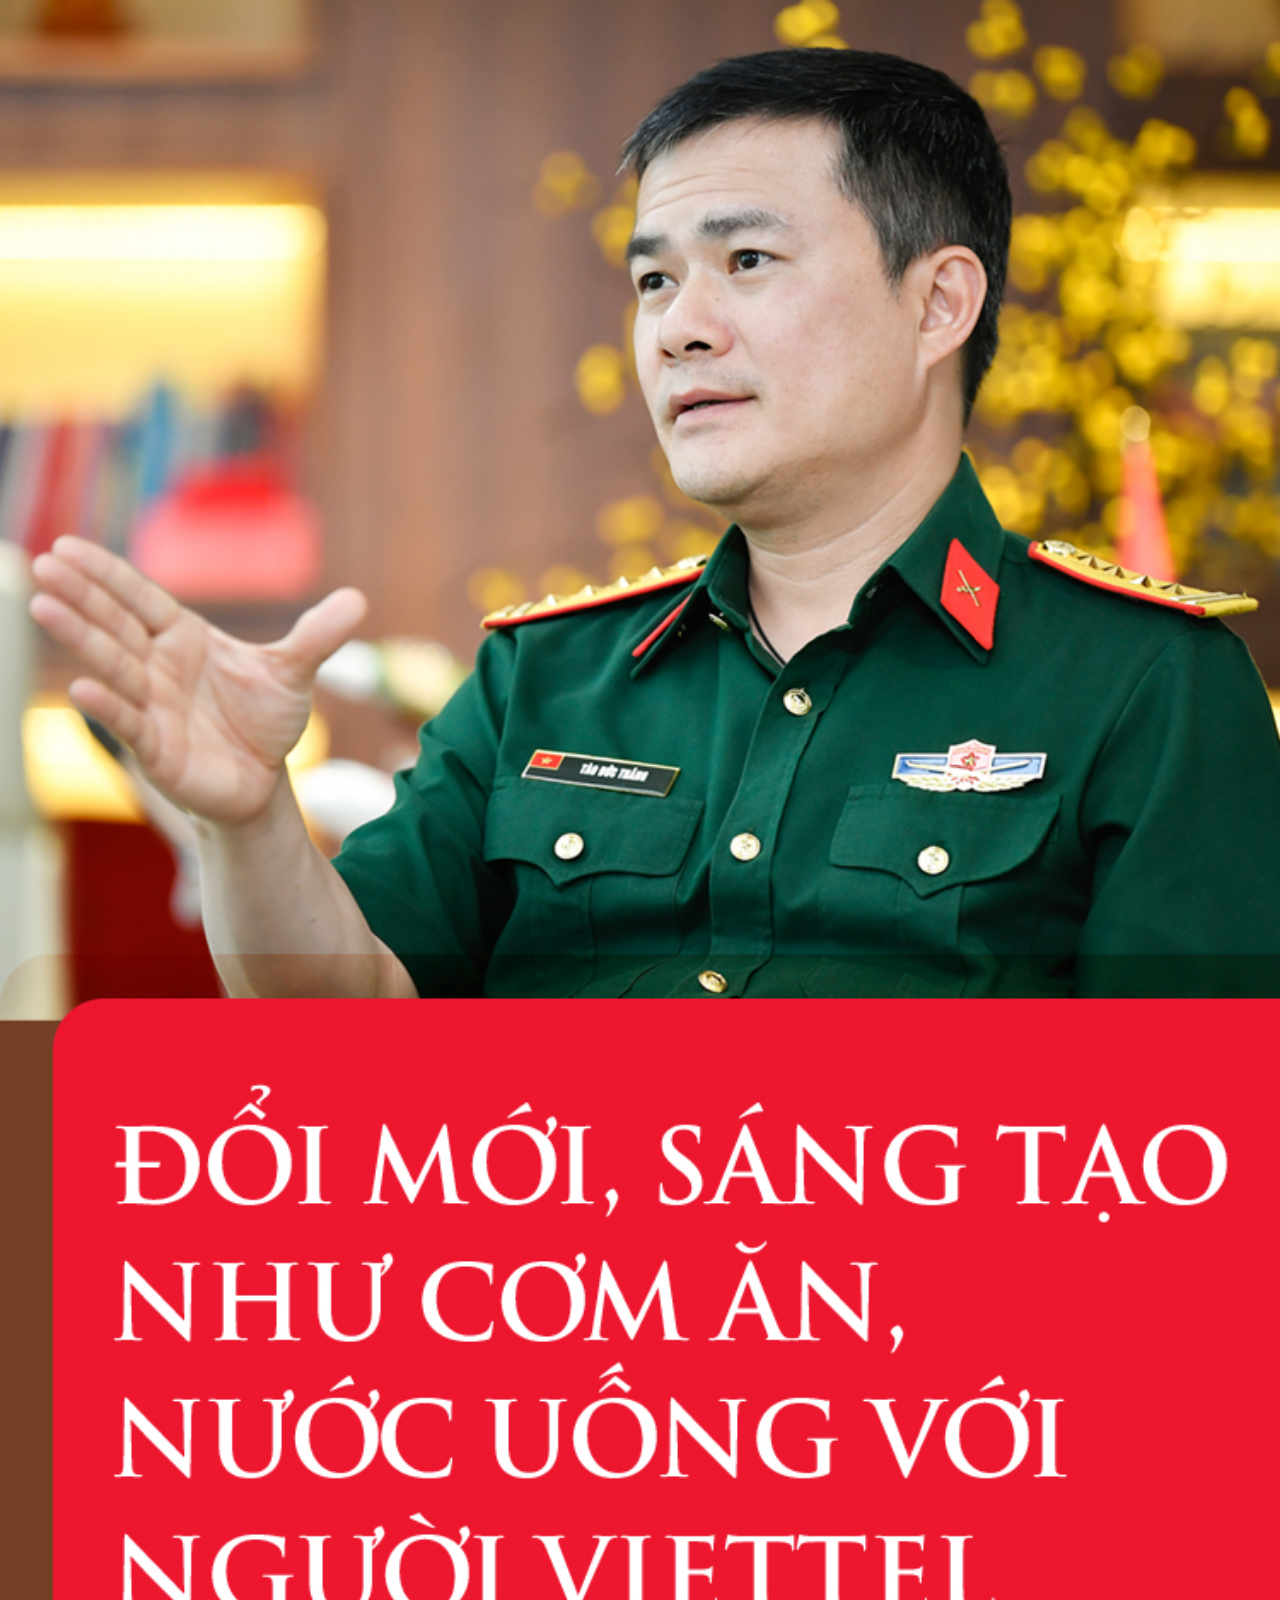
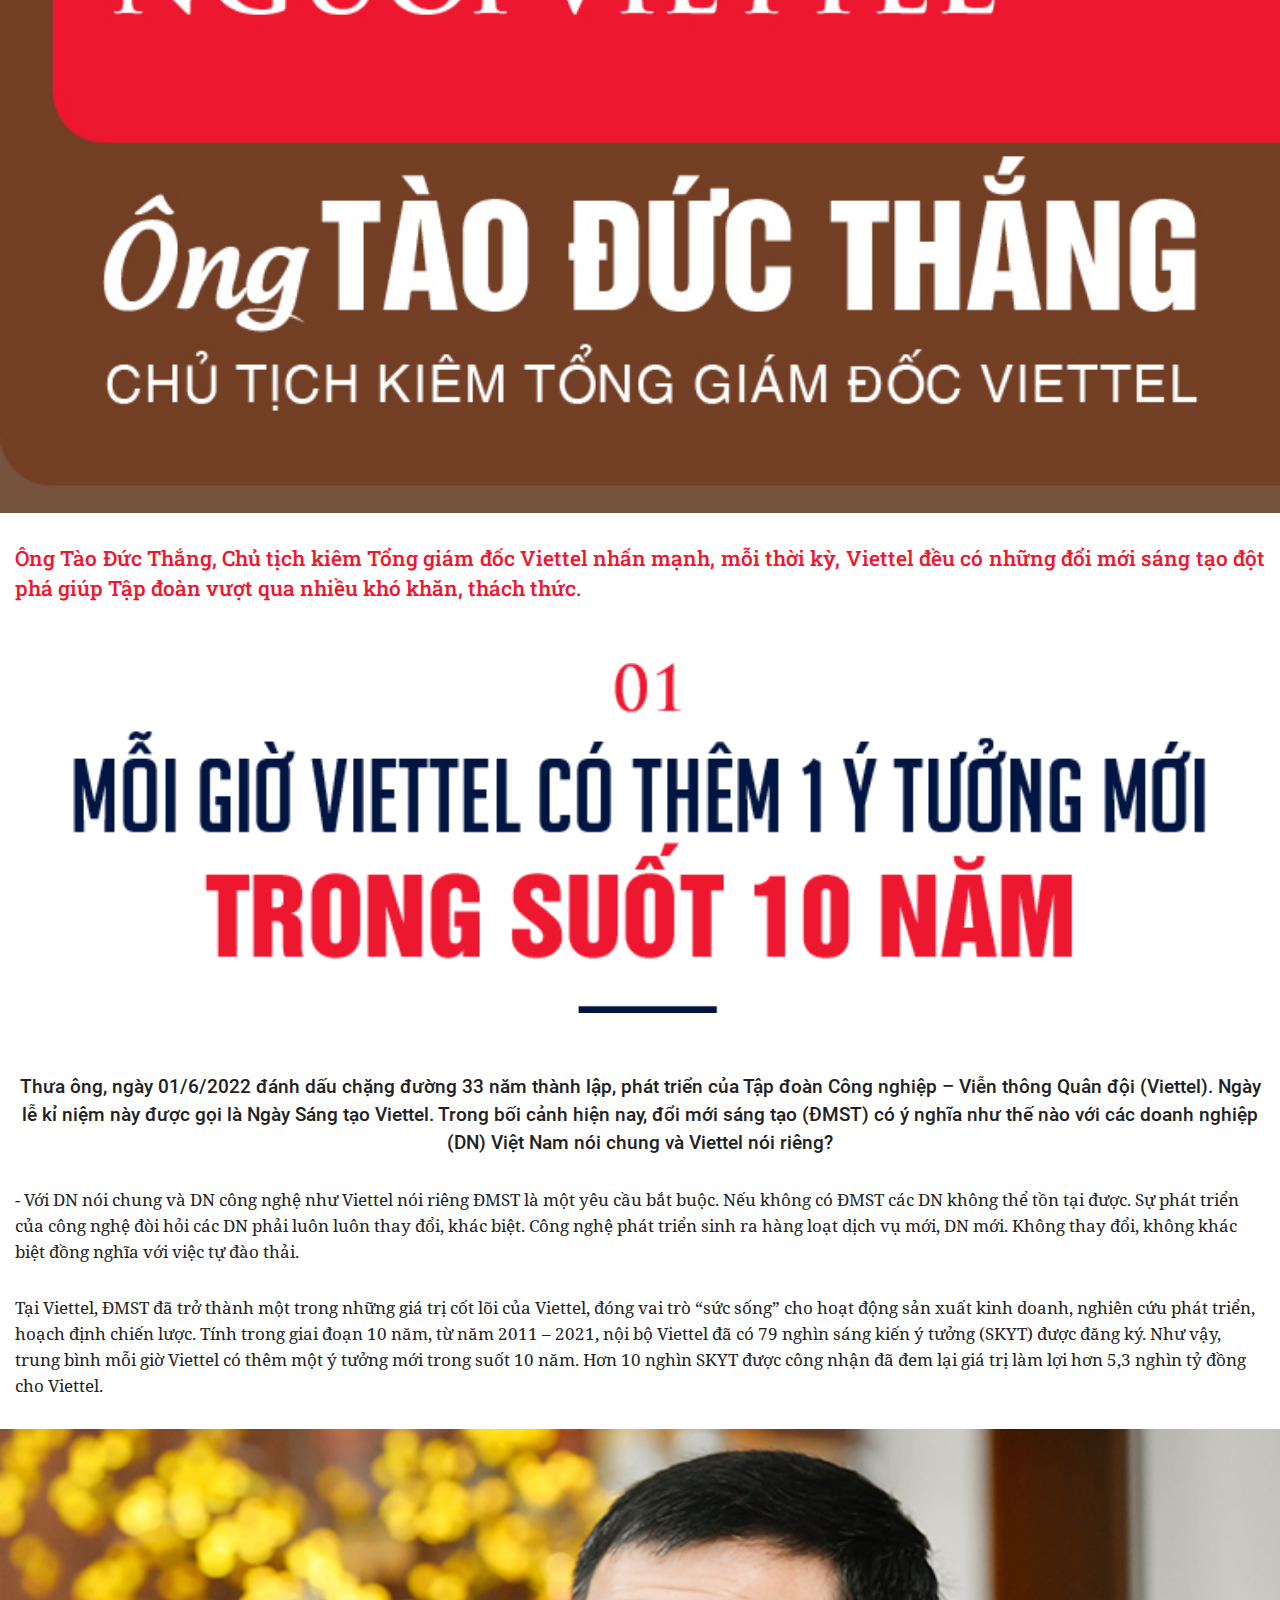
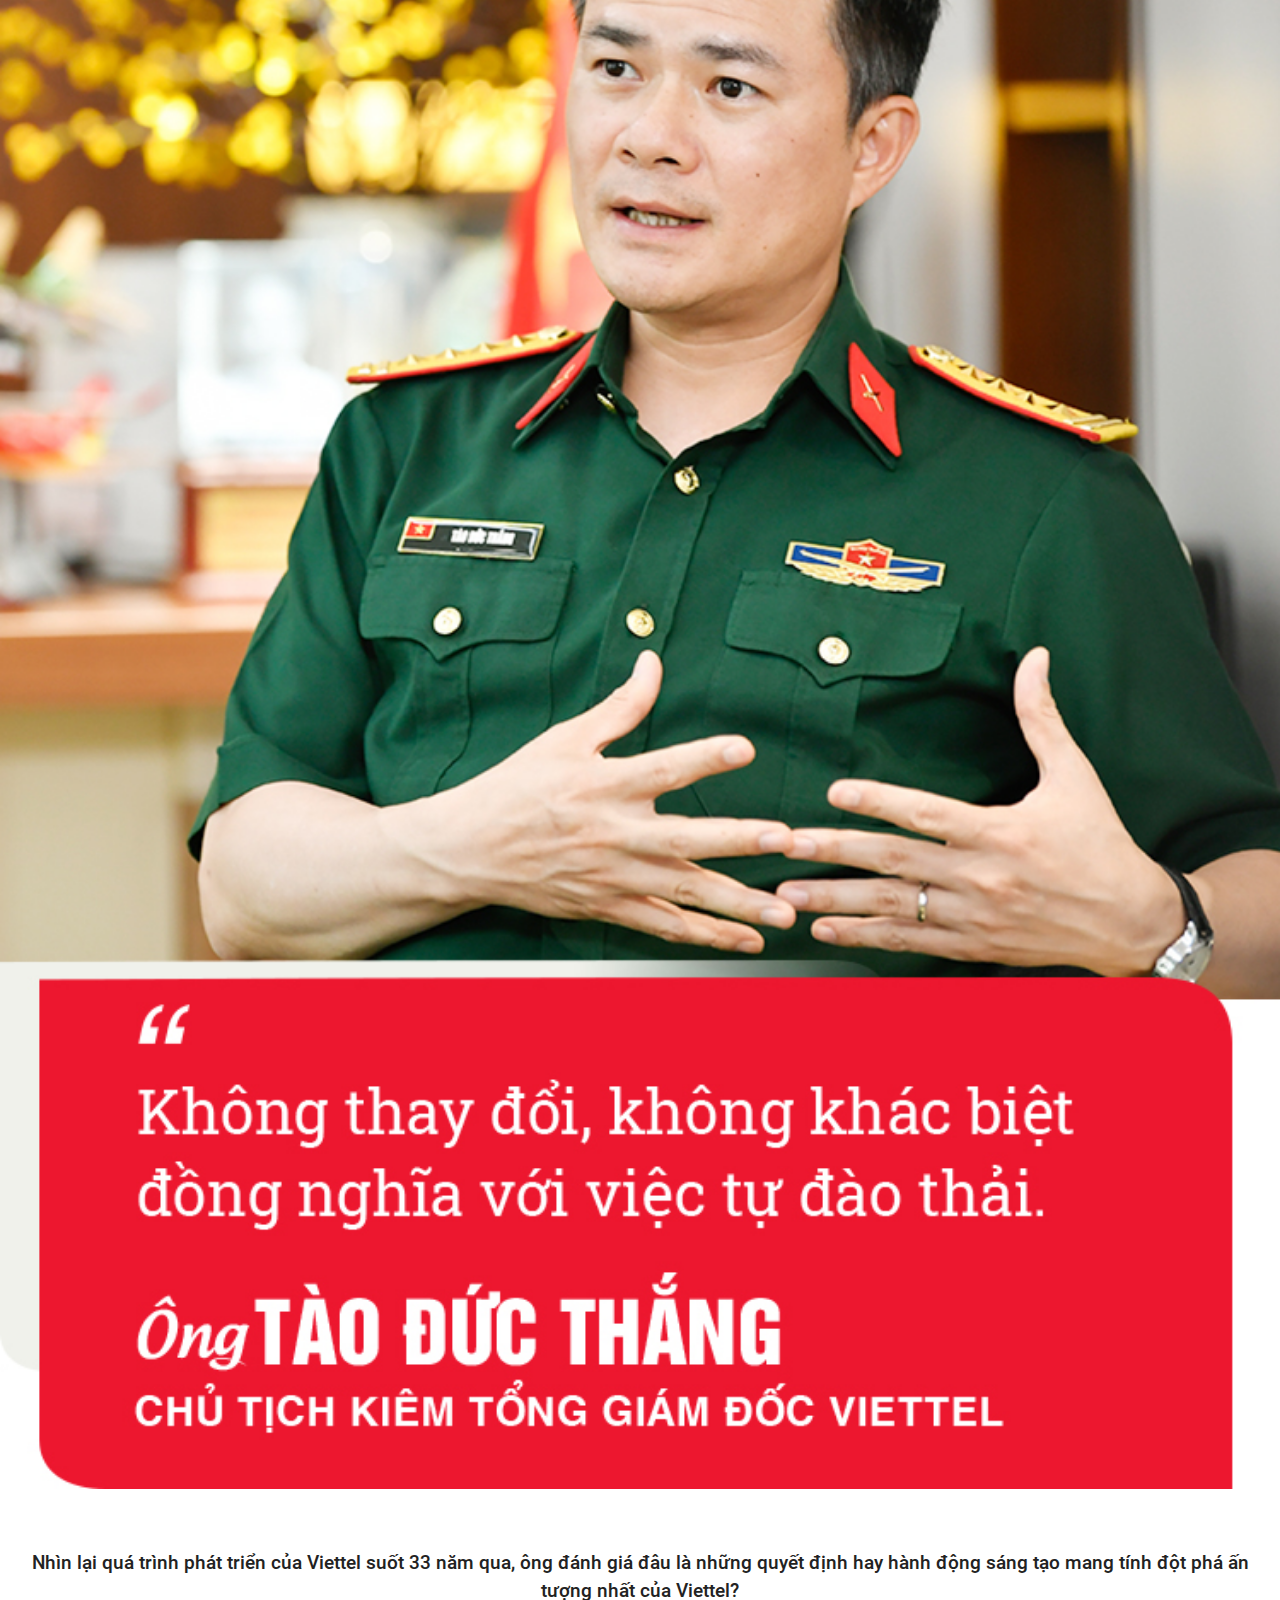
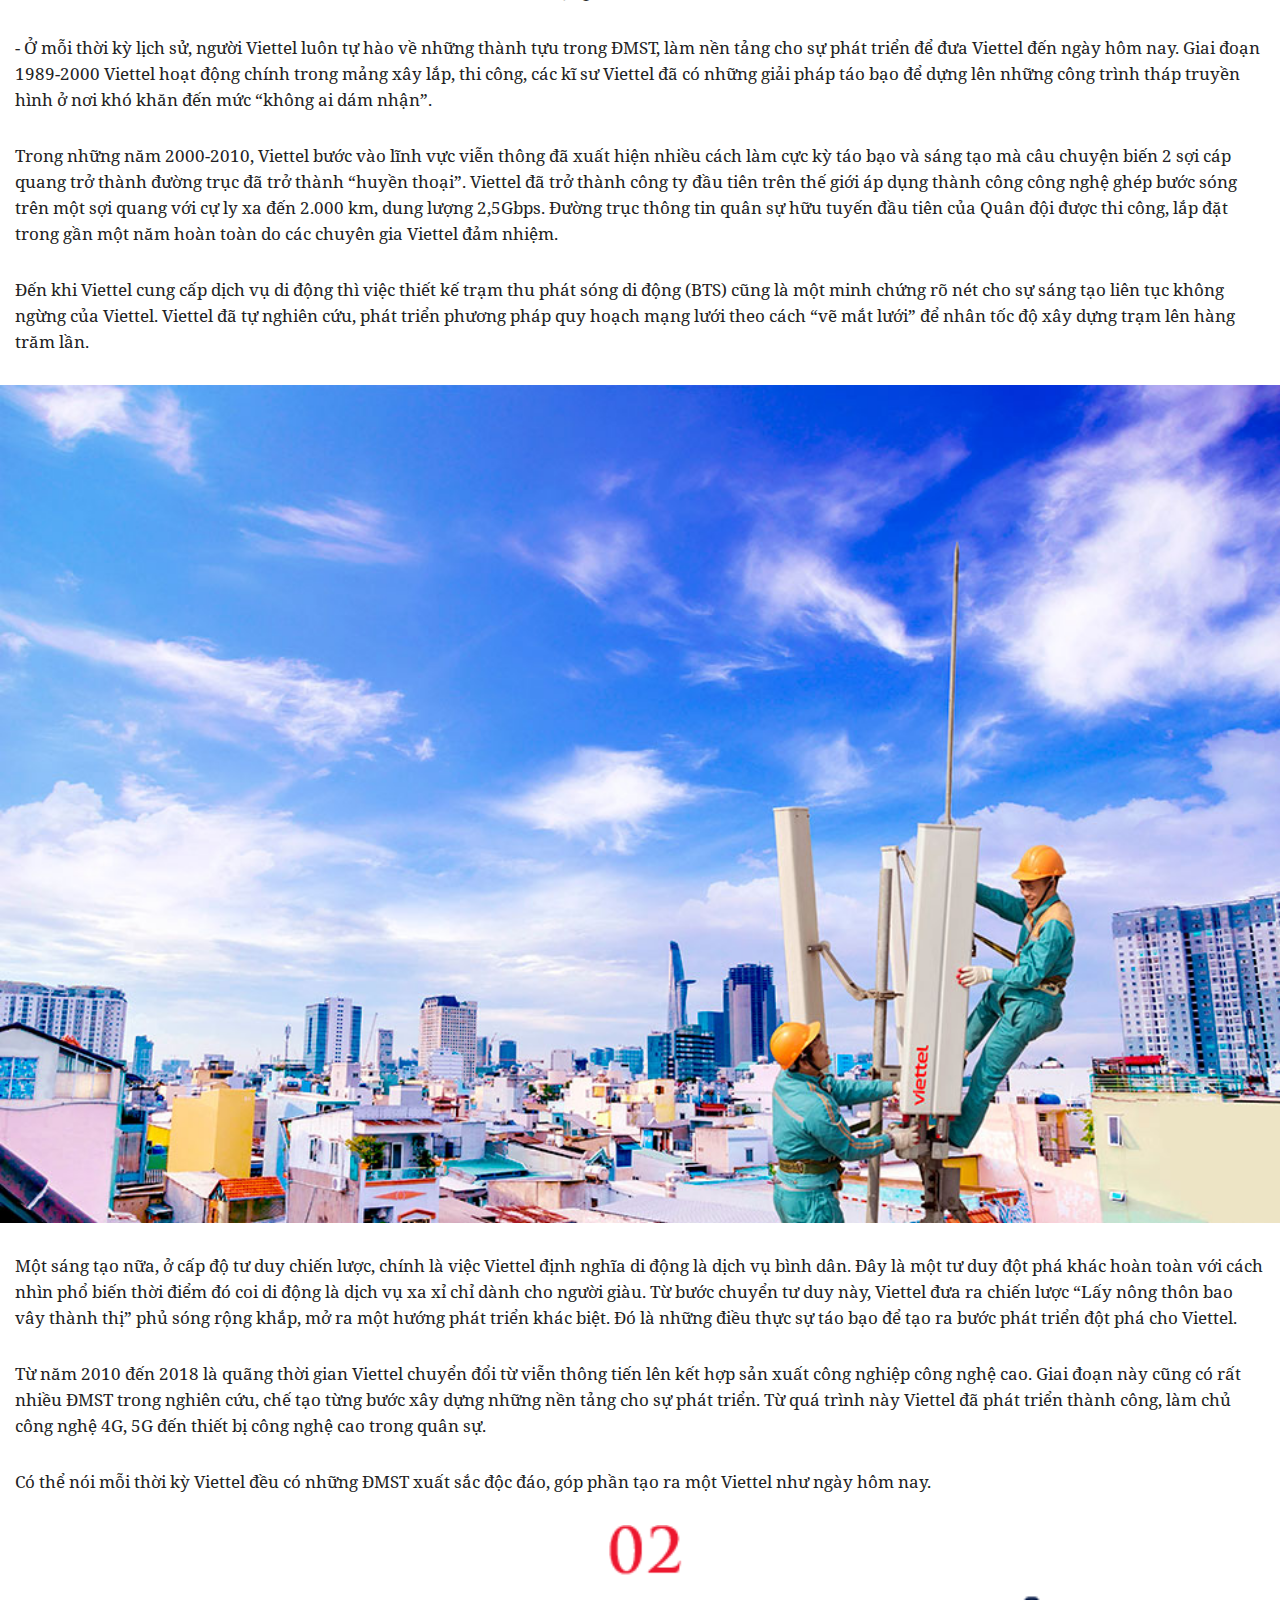
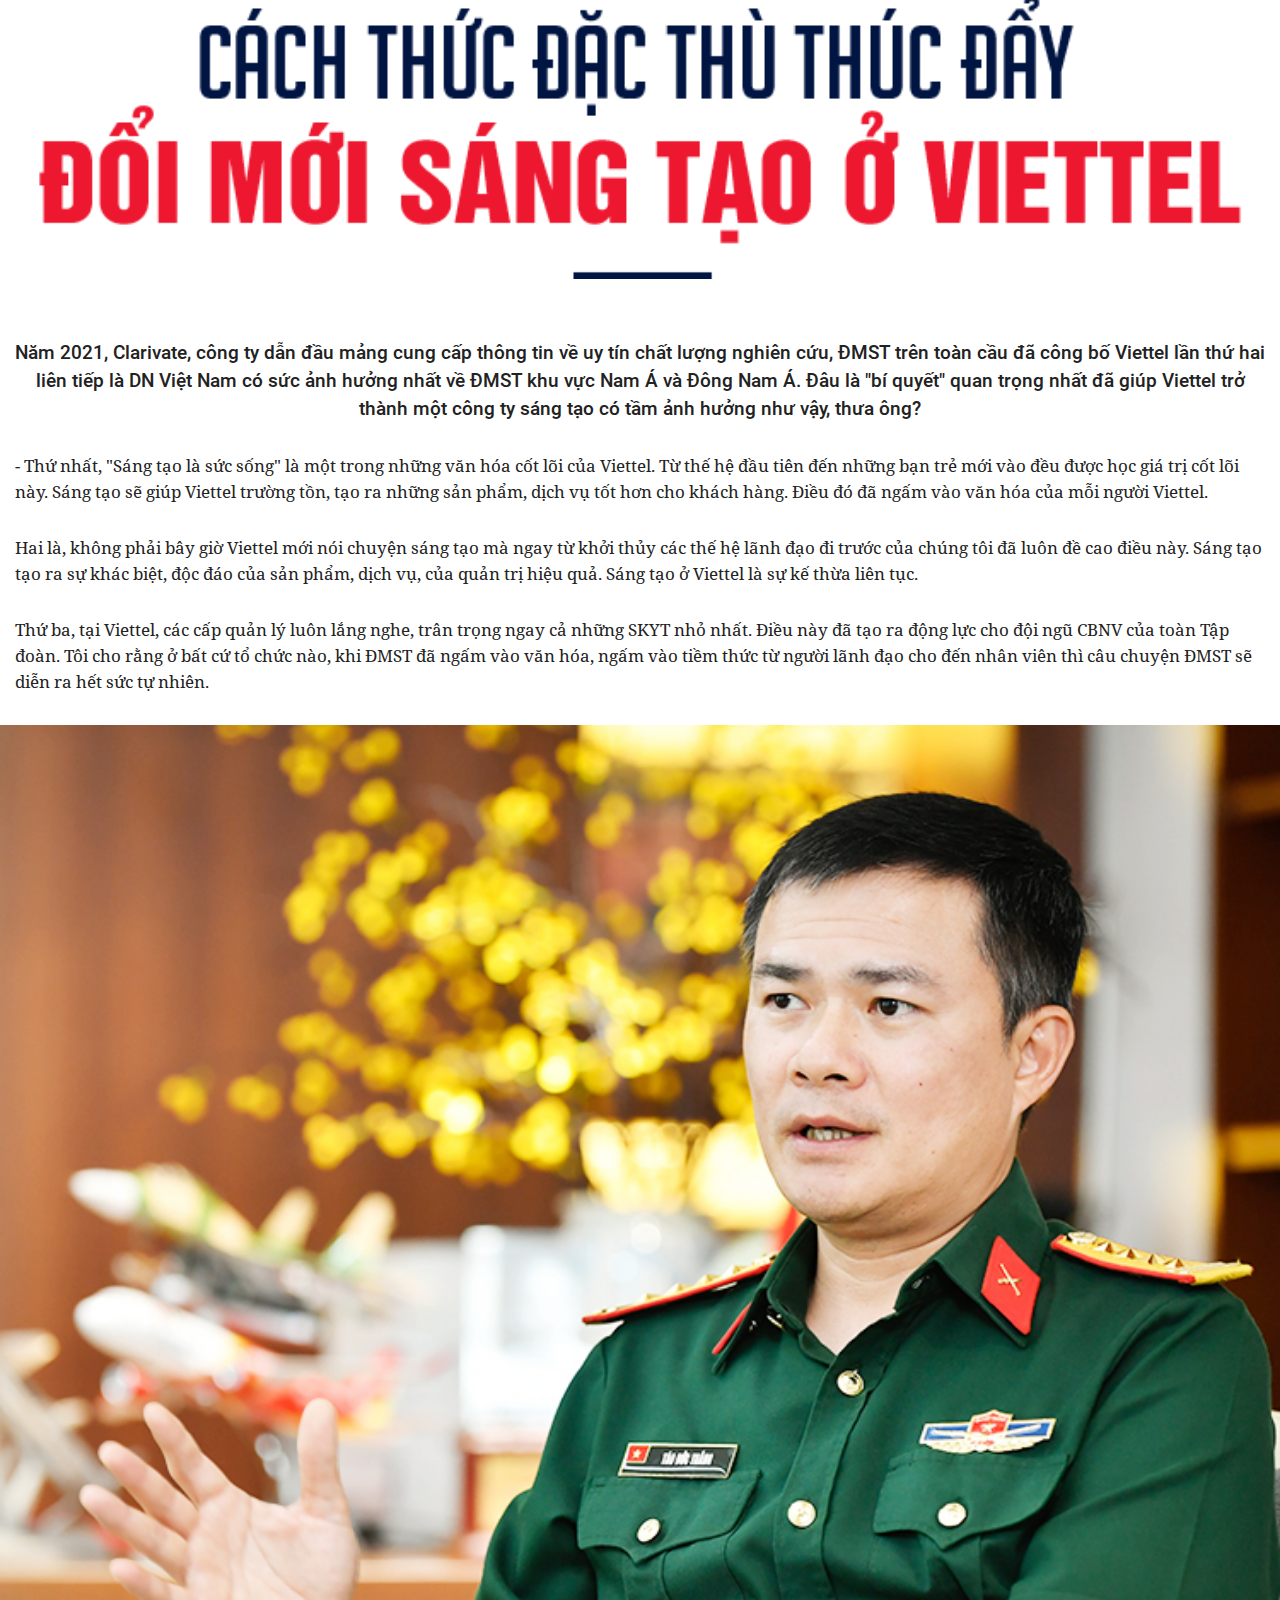
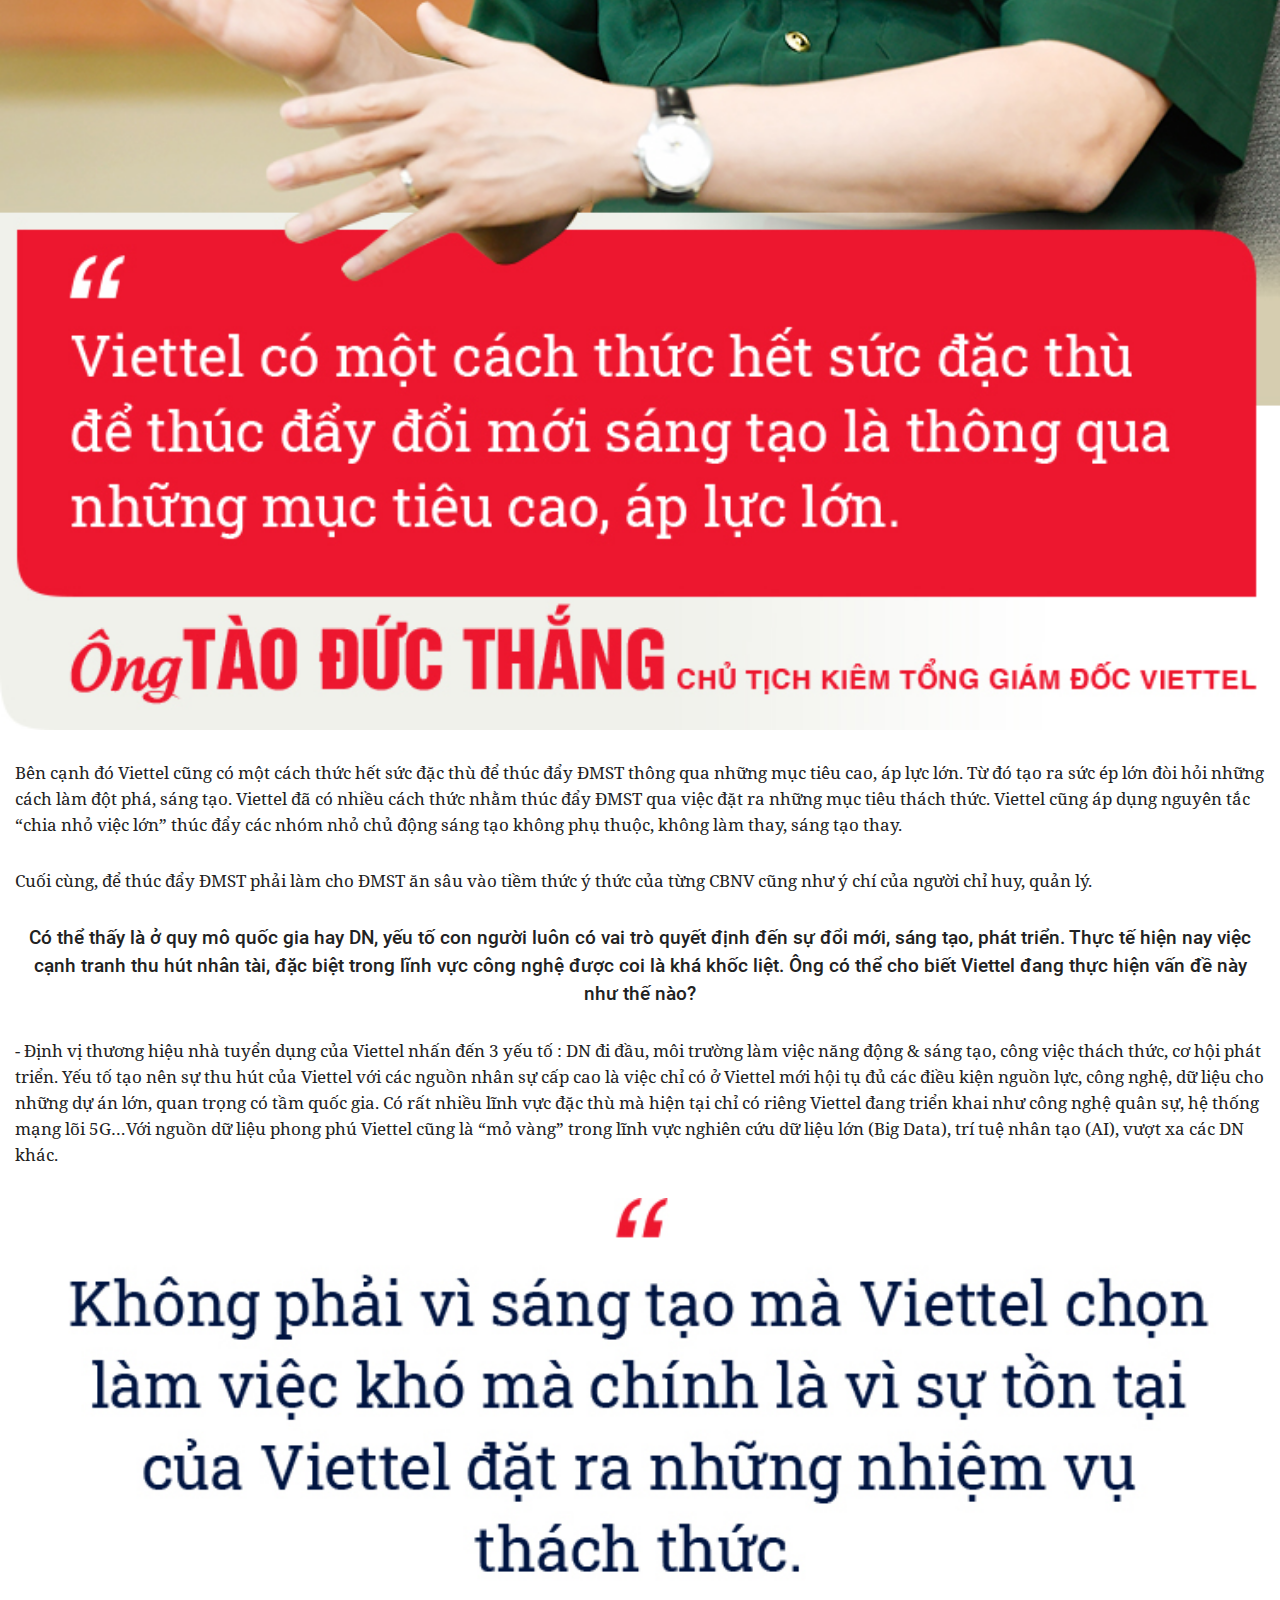
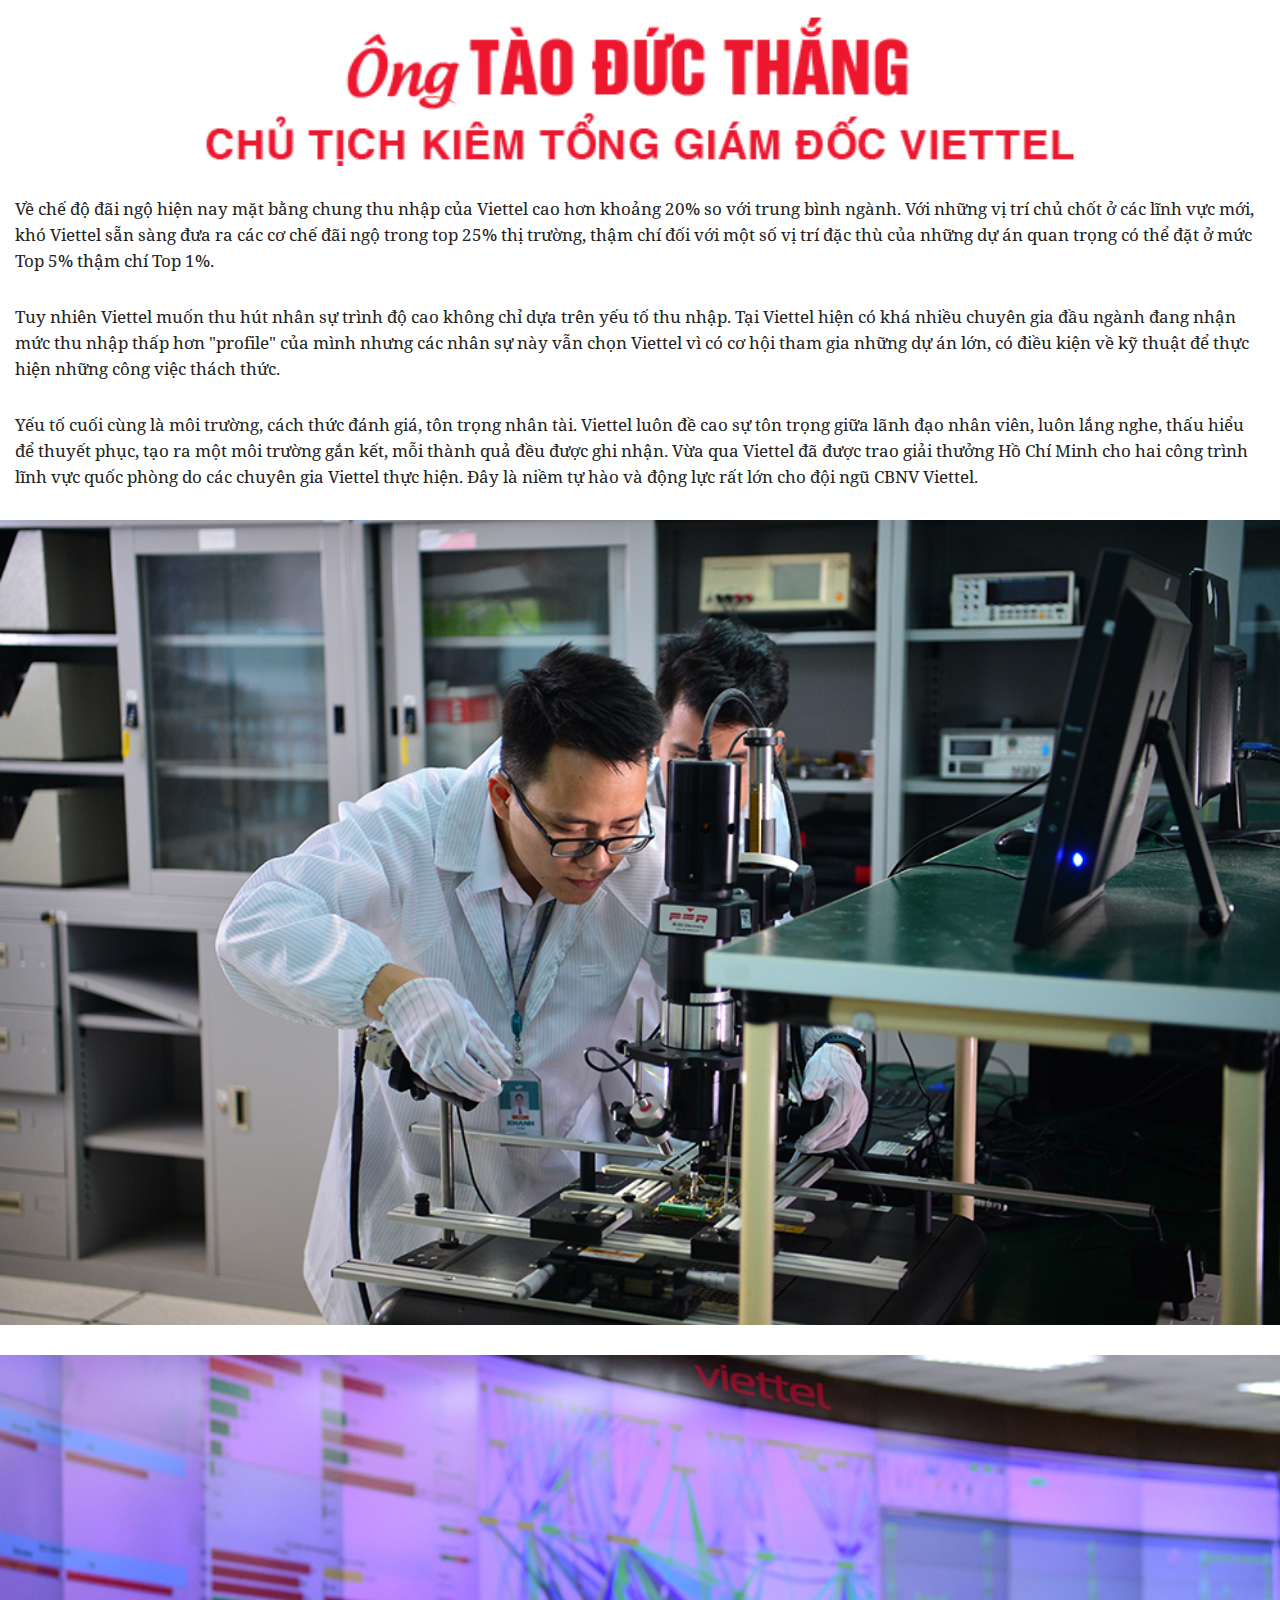
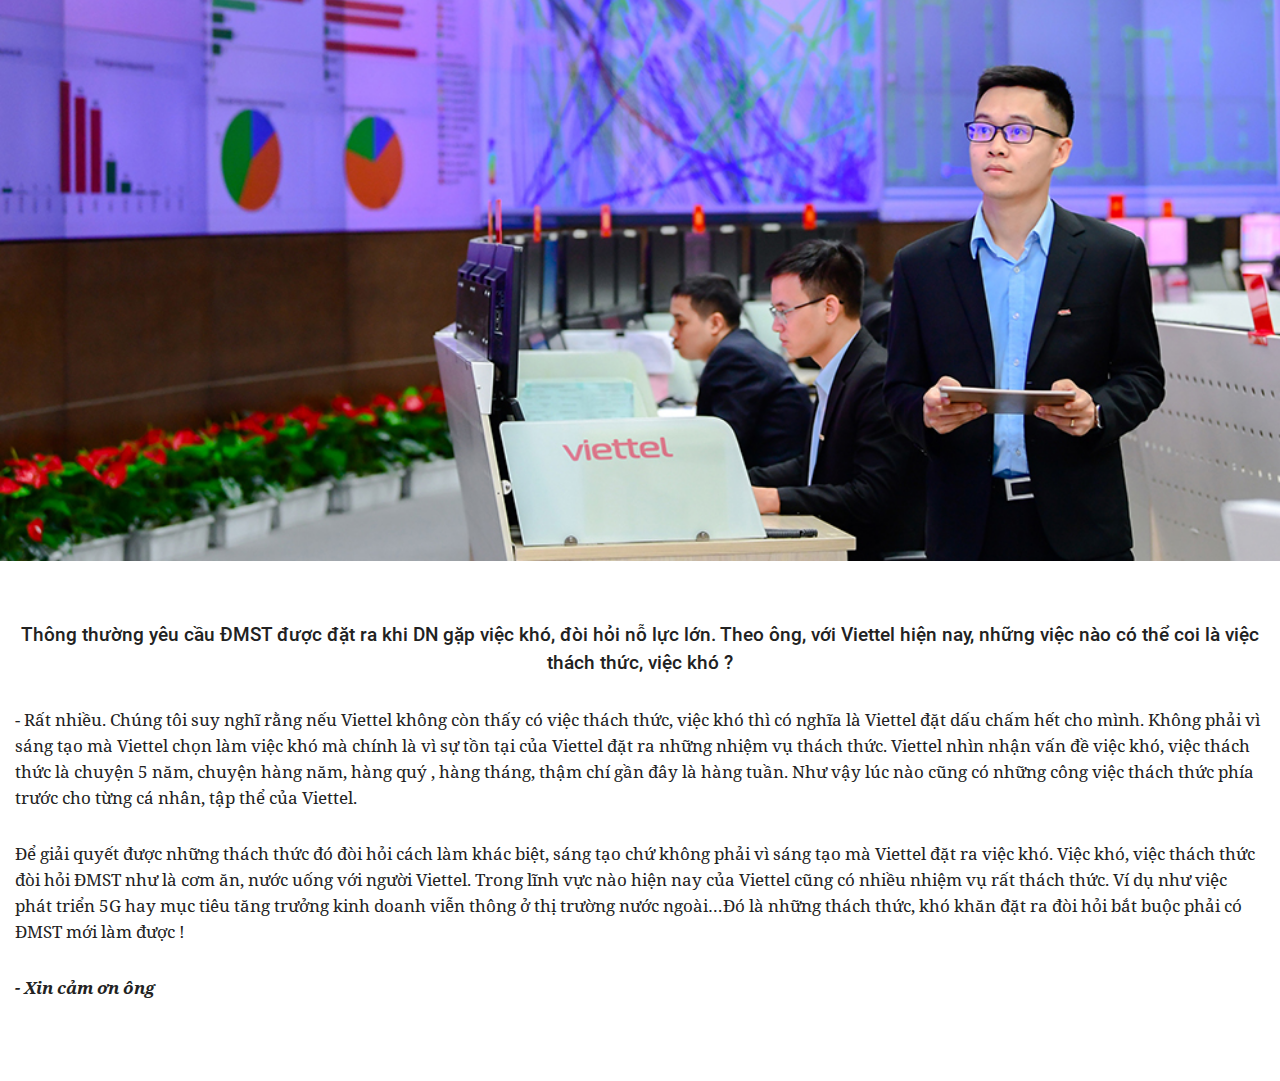
<file: mobile/index.html>
<!DOCTYPE html>
<html lang="en">
  <head>
    <meta charset="UTF-8" />
    <meta name="viewport" content="width=device-width, initial-scale=1.0" />
    <meta http-equiv="X-UA-Compatible" content="ie=edge" />
    <title>Đổi mới sáng tạo như cơm ăn, nước uống với người Viettel</title>
    <link rel="stylesheet" href="css/reset.css" />
    <link rel="stylesheet" href="css/fonts.css" />
    <link rel="stylesheet" href="css/style.css" />
    <script src="js/jquery-3.3.1.min.js"></script>
  </head>

  <body>
    <div class="emag-wrapper">
      <div class="emag-cover">
        <img src="images/cover.jpg" alt="" />
      </div>

      <div class="emag-main">
        <div class="emag-sapo">
          <p>Ông Tào Đức Thắng, Chủ tịch kiêm Tổng giám đốc Viettel nhấn mạnh, mỗi thời kỳ, Viettel đều có những đổi mới sáng tạo đột phá giúp Tập đoàn vượt qua nhiều khó khăn, thách thức.</p>
        </div>

        <div class="emag-title">
          <img src="images/title-1.png" alt="" />
        </div>

        <div class="emag-content">
          <p class="emag-ask">
            Thưa ông, ngày 01/6/2022 đánh dấu chặng đường 33 năm thành lập, phát triển của Tập đoàn Công nghiệp – Viễn thông Quân đội (Viettel). Ngày lễ kỉ niệm này được gọi là Ngày Sáng tạo Viettel. Trong bối cảnh hiện nay, đổi mới sáng tạo (ĐMST) có ý nghĩa như thế nào với các doanh nghiệp (DN) Việt Nam nói chung và Viettel nói riêng?
          </p>

          <p>
            - Với DN nói chung và DN công nghệ như Viettel nói riêng ĐMST là một yêu cầu bắt buộc. Nếu không có ĐMST các DN không thể tồn tại được. Sự phát triển của công nghệ đòi hỏi các DN phải luôn luôn thay đổi, khác biệt. Công nghệ phát triển sinh ra hàng loạt dịch vụ mới, DN mới. Không thay đổi, không khác biệt đồng nghĩa với việc tự đào thải.
          </p>

          <p>
            Tại Viettel, ĐMST đã trở thành một trong những giá trị cốt lõi của Viettel, đóng vai trò “sức sống” cho hoạt động sản xuất kinh doanh, nghiên cứu phát triển, hoạch định chiến lược. Tính trong giai đoạn 10 năm, từ năm 2011 – 2021, nội bộ Viettel đã có 79 nghìn sáng kiến ý tưởng (SKYT) được đăng ký. Như vậy, trung bình mỗi giờ Viettel có thêm một ý tưởng mới trong suốt 10 năm. Hơn 10 nghìn SKYT được công nhận đã đem lại giá trị làm lợi hơn 5,3 nghìn tỷ đồng cho Viettel.
          </p>
        </div>

        <img src="images/img-1.jpg" alt="" />

        <div class="emag-content">
          <p class="emag-ask">
            Nhìn lại quá trình phát triển của Viettel suốt 33 năm qua, ông đánh giá đâu là những quyết định hay hành động sáng tạo mang tính đột phá ấn tượng nhất của Viettel?
          </p>

          <p>
            - Ở mỗi thời kỳ lịch sử, người Viettel luôn tự hào về những thành tựu trong ĐMST, làm nền tảng cho sự phát triển để đưa Viettel đến ngày hôm nay. Giai đoạn 1989-2000 Viettel hoạt động chính trong mảng xây lắp, thi công, các kĩ sư Viettel đã có những giải pháp táo bạo để dựng lên những công trình tháp truyền hình ở nơi khó khăn đến mức “không ai dám nhận”.
          </p>

          <p>
            Trong những năm 2000-2010, Viettel bước vào lĩnh vực viễn thông đã xuất hiện nhiều cách làm cực kỳ táo bạo và sáng tạo mà câu chuyện biến 2 sợi cáp quang trở thành đường trục đã trở thành “huyền thoại”. Viettel đã trở thành công ty đầu tiên trên thế giới áp dụng thành công công nghệ ghép bước sóng trên một sợi quang với cự ly xa đến 2.000 km, dung lượng 2,5Gbps. Đường trục thông tin quân sự hữu tuyến đầu tiên của Quân đội được thi công, lắp đặt trong gần một năm hoàn toàn do các chuyên gia Viettel đảm nhiệm.
          </p>

          <p>
            Đến khi Viettel cung cấp dịch vụ di động thì việc thiết kế trạm thu phát sóng di động (BTS) cũng là một minh chứng rõ nét cho sự sáng tạo liên tục không ngừng của Viettel.  Viettel đã tự nghiên cứu, phát triển phương pháp quy hoạch mạng lưới theo cách “vẽ mắt lưới” để nhân tốc độ xây dựng trạm lên hàng trăm lần.
          </p>
        </div>

        <img src="images/img-2.jpg" alt="" />

        <div class="emag-content">
          <p>
            Một sáng tạo nữa, ở cấp độ tư duy chiến lược, chính là việc Viettel định nghĩa di động là dịch vụ bình dân. Đây là một tư duy đột phá khác hoàn toàn với cách nhìn phổ biến thời điểm đó coi di động là dịch vụ xa xỉ chỉ dành cho người giàu. Từ bước chuyển tư duy này, Viettel đưa ra chiến lược “Lấy nông thôn bao vây thành thị” phủ sóng rộng khắp, mở ra một hướng phát triển khác biệt. Đó là những điều thực sự táo bạo để tạo ra bước phát triển đột phá cho Viettel.
          </p>

          <p>
            Từ năm 2010 đến 2018 là quãng thời gian Viettel chuyển đổi từ viễn thông tiến lên kết hợp sản xuất công nghiệp công nghệ cao. Giai đoạn này cũng có rất nhiều ĐMST trong nghiên cứu, chế tạo từng bước xây dựng những nền tảng cho sự phát triển. Từ quá trình này Viettel đã phát triển thành công, làm chủ công nghệ 4G, 5G đến thiết bị công nghệ cao trong quân sự.
          </p>

          <p>
            Có thể nói mỗi thời kỳ Viettel đều có những ĐMST xuất sắc độc đáo, góp phần tạo ra một Viettel như ngày hôm nay.
          </p>
        </div>

        <div class="emag-title">
          <img src="images/title-2.png" alt="" />
        </div>

        <div class="emag-content">
          <p class="emag-ask">
            Năm 2021, Clarivate, công ty dẫn đầu mảng cung cấp thông tin về uy tín chất lượng nghiên cứu, ĐMST trên toàn cầu đã công bố Viettel lần thứ hai liên tiếp là DN Việt Nam có sức ảnh hưởng nhất về ĐMST khu vực Nam Á và Đông Nam Á. Đâu là "bí quyết" quan trọng nhất đã giúp Viettel trở thành một công ty sáng tạo có tầm ảnh hưởng như vậy, thưa ông?
          </p>

          <p>
            - Thứ nhất, "Sáng tạo là sức sống" là một trong những văn hóa cốt lõi của Viettel. Từ thế hệ đầu tiên đến những bạn trẻ mới vào đều được học giá trị cốt lõi này. Sáng tạo sẽ giúp Viettel trường tồn, tạo ra những sản phẩm, dịch vụ tốt hơn cho khách hàng. Điều đó đã ngấm vào văn hóa của mỗi người Viettel.
          </p>

          <p>
            Hai là, không phải bây giờ Viettel mới nói chuyện sáng tạo mà ngay từ khởi thủy các thế hệ lãnh đạo đi trước của chúng tôi đã luôn đề cao điều này. Sáng tạo tạo ra sự khác biệt, độc đáo của sản phẩm, dịch vụ, của quản trị hiệu quả. Sáng tạo ở Viettel là sự kế thừa liên tục.
          </p>

          <p>
            Thứ ba, tại Viettel, các cấp quản lý luôn lắng nghe, trân trọng ngay cả những SKYT nhỏ nhất. Điều này đã tạo ra động lực cho đội ngũ CBNV của toàn Tập đoàn. Tôi cho rằng ở bất cứ tổ chức nào, khi ĐMST đã ngấm vào văn hóa, ngấm vào tiềm thức từ người lãnh đạo cho đến nhân viên thì câu chuyện ĐMST sẽ diễn ra hết sức tự nhiên.
          </p>
        </div>

        <img src="images/img-3.jpg" alt="" />

        <div class="emag-content">
          <p>
            Bên cạnh đó Viettel cũng có một cách thức hết sức đặc thù để thúc đẩy ĐMST thông qua những mục tiêu cao, áp lực lớn. Từ đó tạo ra sức ép lớn đòi hỏi những cách làm đột phá, sáng tạo. Viettel đã có nhiều cách thức nhằm thúc đẩy ĐMST qua việc đặt ra những mục tiêu thách thức. Viettel cũng áp dụng nguyên tắc “chia nhỏ việc lớn” thúc đẩy các nhóm nhỏ chủ động sáng tạo không phụ thuộc, không làm thay, sáng  tạo thay.
          </p>

          <p>
            Cuối cùng, để thúc đẩy ĐMST phải làm cho ĐMST ăn sâu vào tiềm thức ý thức của từng CBNV cũng như ý chí của người chỉ huy, quản lý.
          </p>

          <p class="emag-ask">
            Có thể thấy là ở quy mô quốc gia hay DN, yếu tố con người luôn có vai trò quyết định đến sự đổi mới, sáng tạo, phát triển. Thực tế hiện nay việc cạnh tranh thu hút nhân tài, đặc biệt trong lĩnh vực công nghệ được coi là khá khốc liệt. Ông có thể cho biết Viettel đang thực hiện vấn đề này như thế nào?
          </p>

          <p>
            - Định vị thương hiệu nhà tuyển dụng của Viettel nhấn đến 3 yếu tố : DN đi đầu, môi trường làm việc năng động & sáng tạo, công việc thách thức, cơ hội phát triển. Yếu tố tạo nên sự thu hút của Viettel với các nguồn nhân sự cấp cao là việc chỉ có ở Viettel mới hội tụ đủ các điều kiện nguồn lực, công nghệ, dữ liệu cho những dự án lớn, quan trọng có tầm quốc gia.  Có rất nhiều lĩnh vực đặc thù mà hiện tại chỉ có riêng Viettel đang triển khai như công nghệ quân sự, hệ thống mạng lõi 5G…Với nguồn dữ liệu phong phú Viettel cũng là “mỏ vàng” trong lĩnh vực nghiên cứu dữ liệu lớn (Big Data), trí tuệ nhân tạo (AI), vượt xa các DN khác.
          </p>
        </div>

        <img src="images/img-4.jpg" alt="" />

        <div class="emag-content">
          <p>
            Về chế độ đãi ngộ hiện nay mặt bằng chung thu nhập của Viettel cao hơn khoảng 20% so với trung bình ngành. Với những vị trí chủ chốt ở các lĩnh vực mới, khó Viettel sẵn sàng đưa ra các cơ chế đãi ngộ trong top 25% thị trường, thậm chí đối với một số vị trí đặc thù của những dự án quan trọng có thể đặt ở mức Top 5% thậm chí Top 1%.
          </p>

          <p>
            Tuy nhiên Viettel muốn thu hút nhân sự trình độ cao không chỉ dựa trên yếu tố thu nhập. Tại Viettel hiện có khá nhiều chuyên gia đầu ngành đang nhận mức thu nhập thấp hơn "profile" của mình nhưng các nhân sự này vẫn chọn Viettel vì có cơ hội tham gia những dự án lớn, có điều kiện về kỹ thuật để thực hiện những công việc thách thức.
          </p>

          <p>
            Yếu tố cuối cùng là môi trường, cách thức đánh giá, tôn trọng nhân tài. Viettel luôn đề cao sự tôn trọng giữa lãnh đạo nhân viên, luôn lắng nghe, thấu hiểu để thuyết phục, tạo ra một môi trường gắn kết, mỗi thành quả đều được ghi nhận. Vừa qua Viettel đã được trao giải thưởng Hồ Chí Minh cho hai công trình lĩnh vực quốc phòng do các chuyên gia Viettel thực hiện. Đây là niềm tự hào và động lực rất lớn cho đội ngũ CBNV Viettel.
          </p>
        </div>

        <img src="images/img-5.jpg" alt="" />

        <img src="images/img-6.jpg" alt="" />

        <div class="emag-content">
          <p class="emag-ask">
            Thông thường yêu cầu ĐMST được đặt ra khi DN gặp việc khó, đòi hỏi nỗ lực lớn. Theo ông, với Viettel hiện nay, những việc nào có thể coi là việc thách thức, việc khó ?
          </p>

          <p>
            - Rất nhiều. Chúng tôi suy nghĩ rằng nếu Viettel không còn thấy có việc thách thức, việc khó thì có nghĩa là Viettel đặt dấu chấm hết cho mình. Không phải vì sáng tạo mà Viettel chọn làm việc khó mà chính là vì sự tồn tại của Viettel đặt ra những nhiệm vụ thách thức. Viettel nhìn nhận vấn đề việc khó, việc thách thức là chuyện 5 năm, chuyện hàng năm, hàng quý , hàng tháng, thậm chí gần đây là hàng tuần. Như vậy lúc nào cũng có những công việc thách thức phía trước cho từng cá nhân, tập thể của Viettel.
          </p>

          <p>
            Để giải quyết được những thách thức đó đòi hỏi cách làm khác biệt, sáng tạo chứ không phải vì sáng tạo mà Viettel đặt ra việc khó. Việc khó, việc thách thức đòi hỏi ĐMST như là cơm ăn, nước uống với người Viettel. Trong lĩnh vực nào hiện nay của Viettel cũng có nhiều nhiệm vụ rất thách thức. Ví dụ như việc phát triển 5G hay mục tiêu tăng trưởng kinh doanh viễn thông ở thị trường nước ngoài…Đó là những thách thức, khó khăn đặt ra đòi hỏi bắt buộc phải có ĐMST mới làm được !
          </p>

          <p><strong><em>- Xin cảm ơn ông</em></strong></p>
        </div>


        <div class="emag-credit">
<!--          <img src="images/credit.png" alt="" />-->
        </div>
      </div>
    </div>
  </body>
</html>
</file>
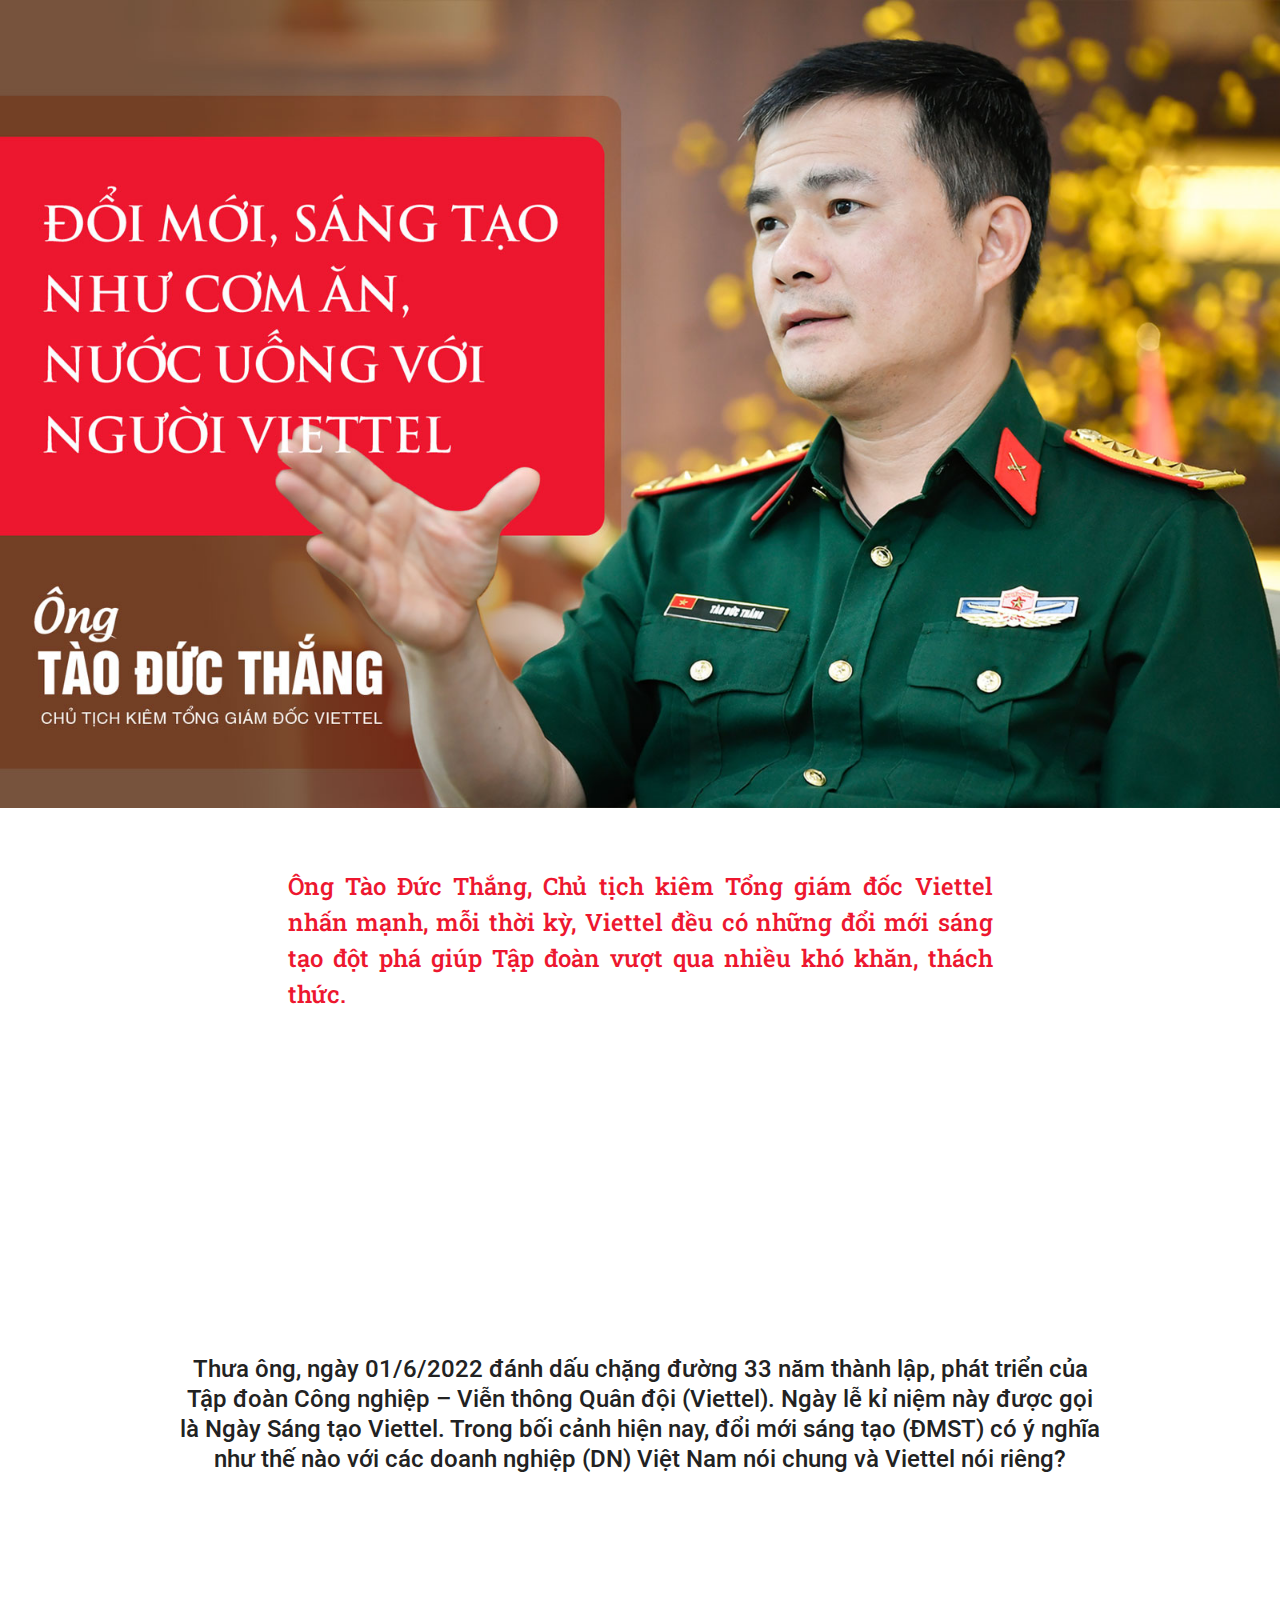
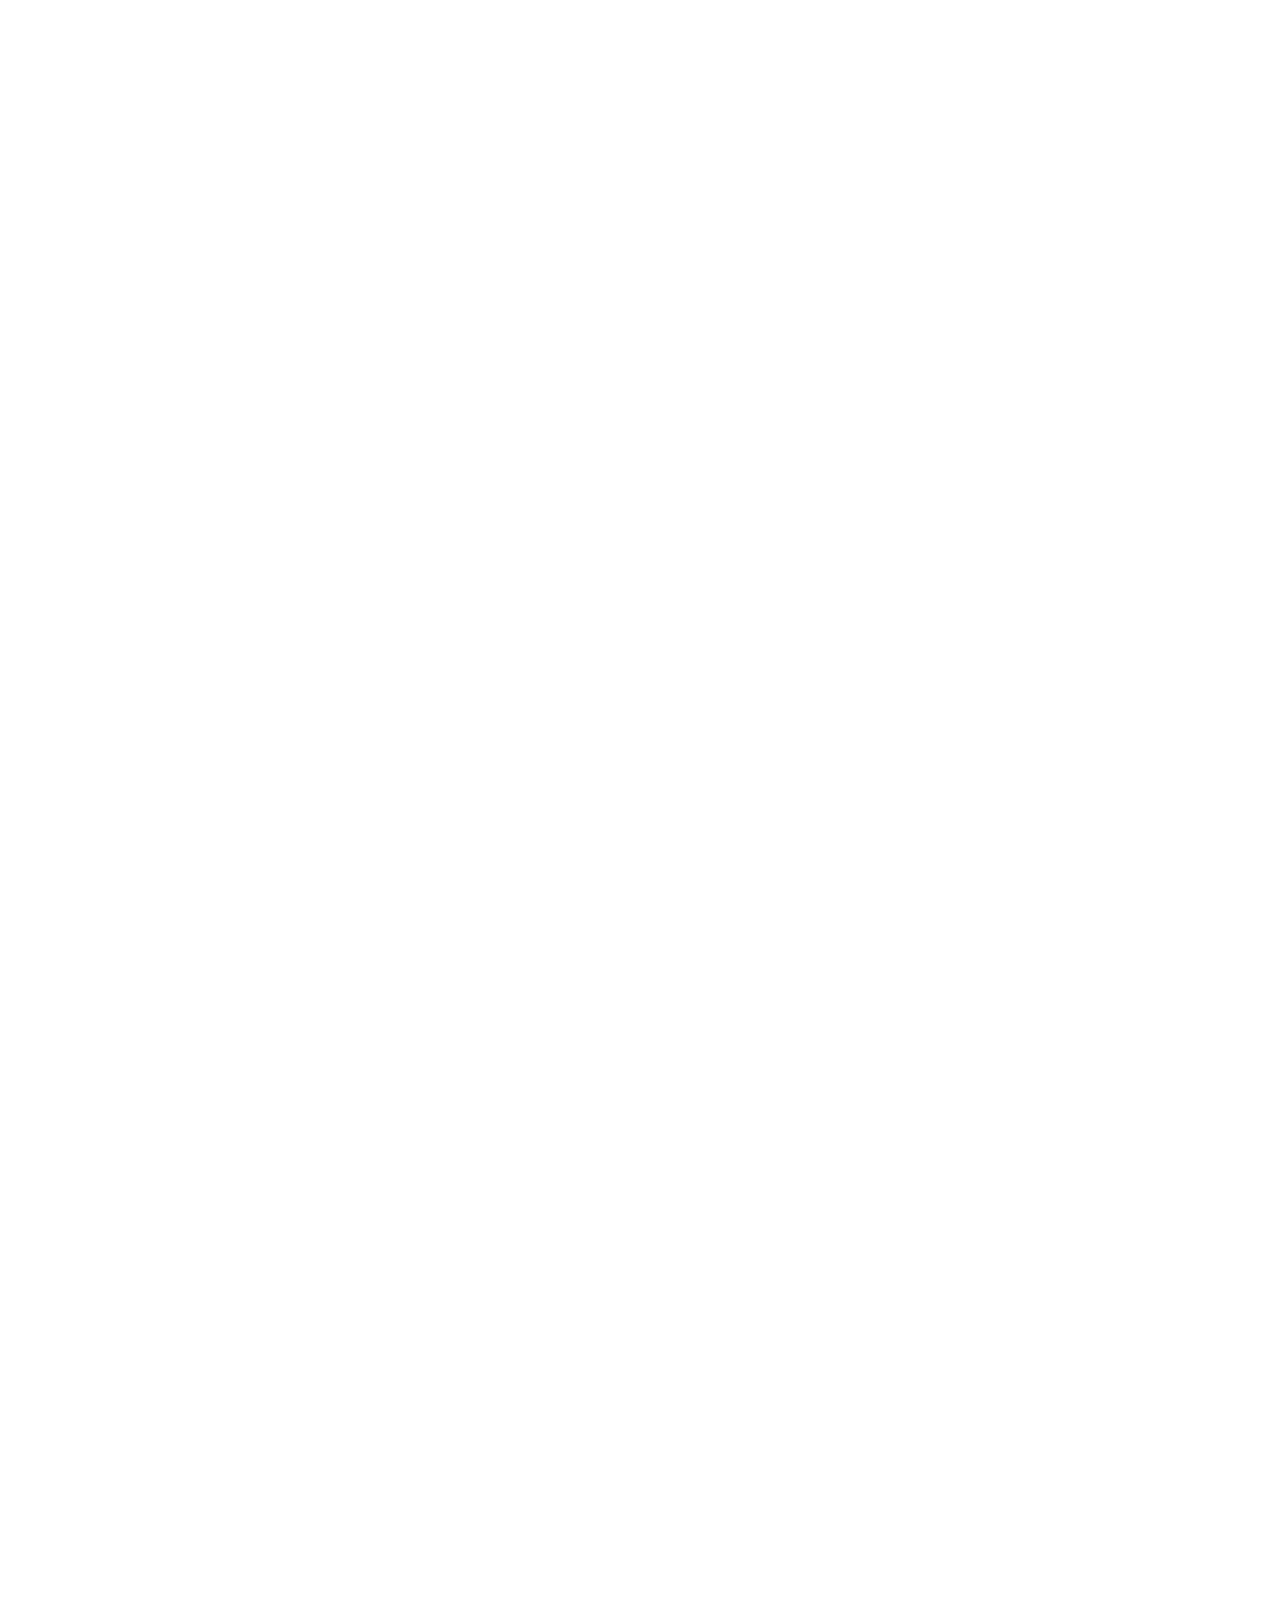
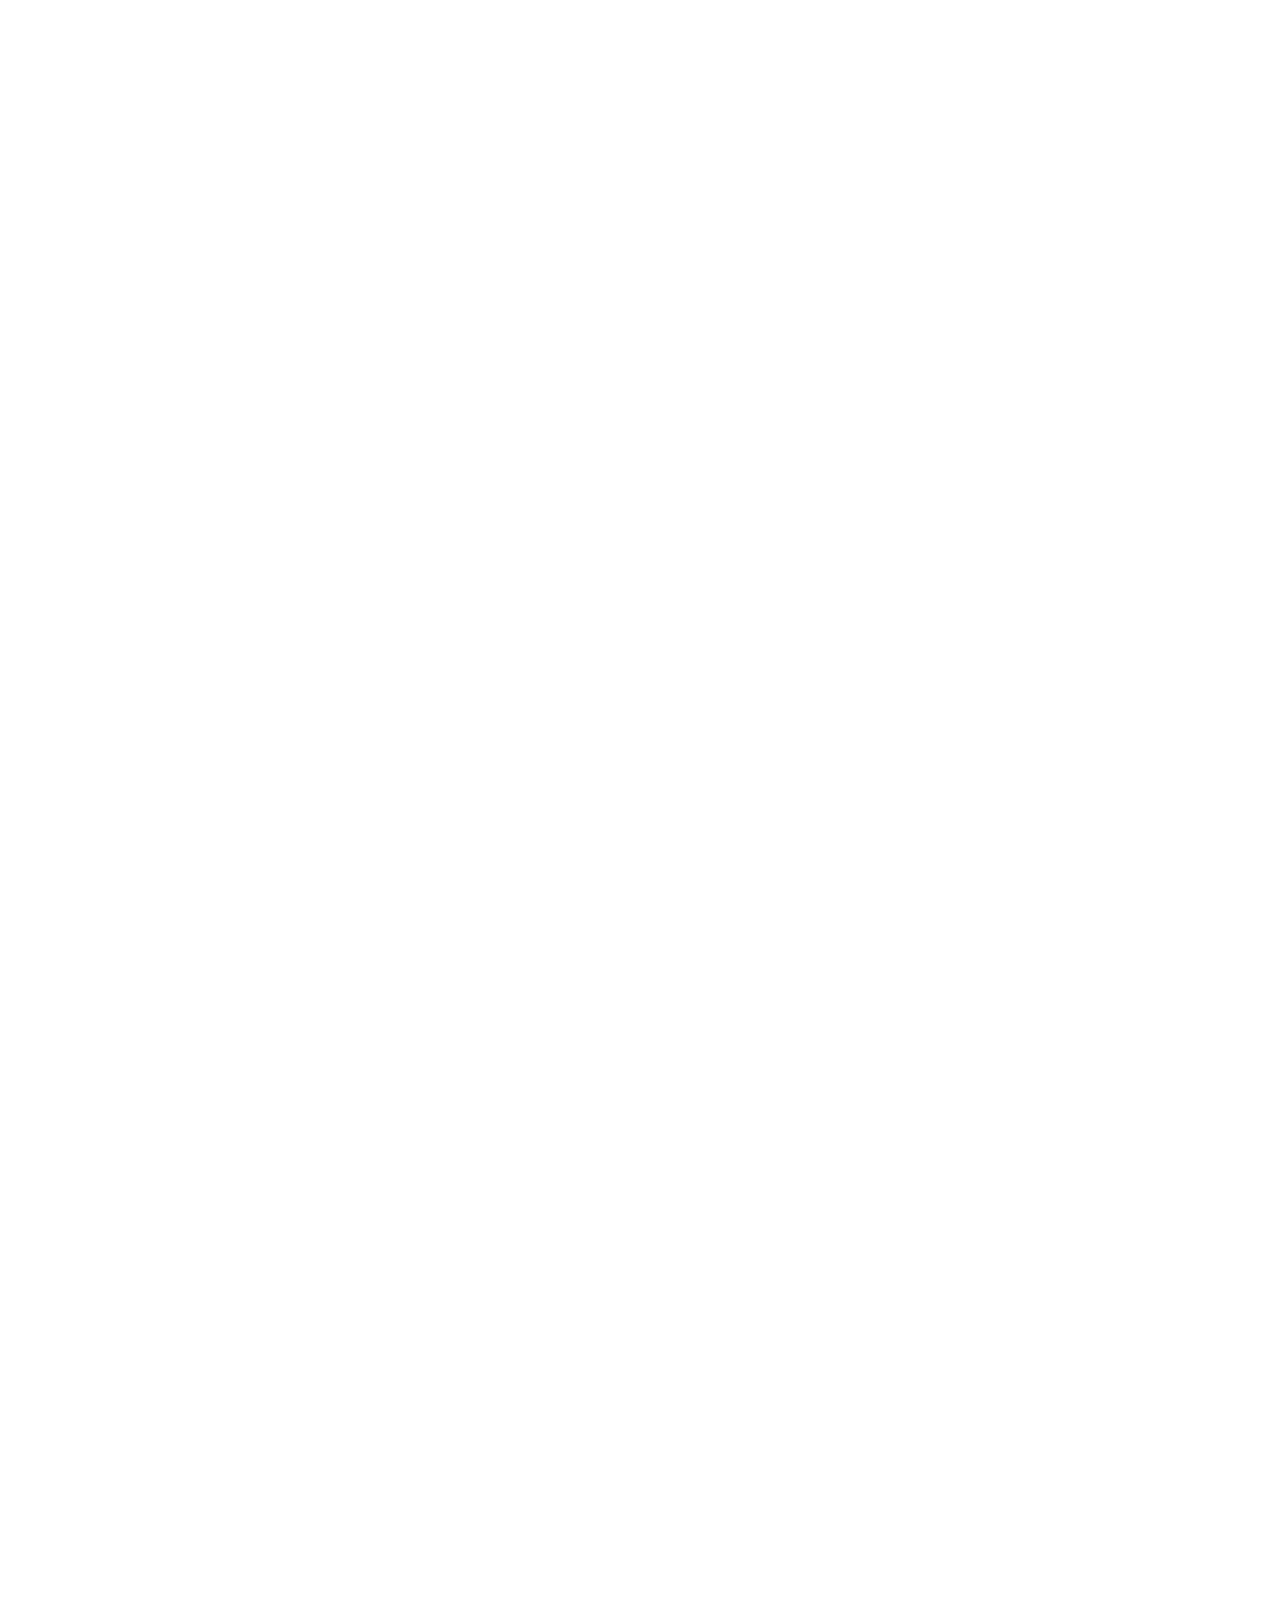
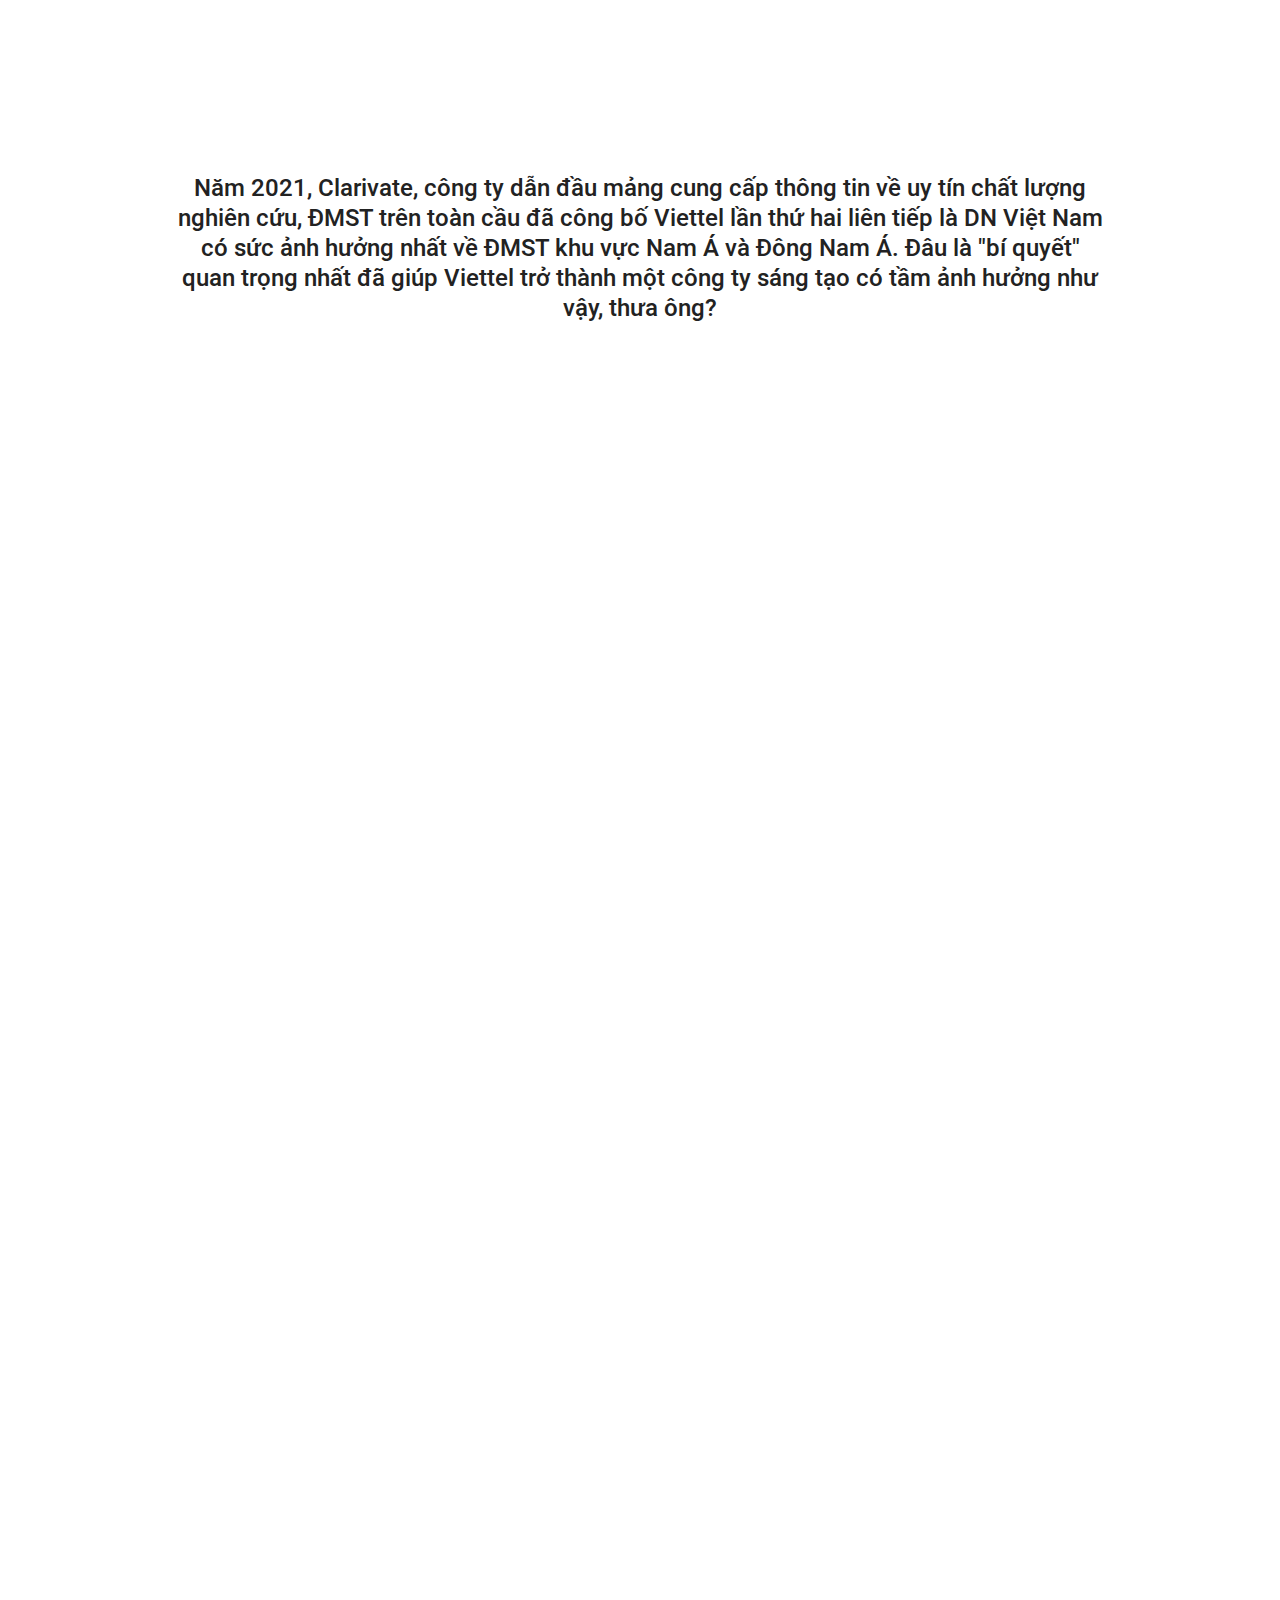
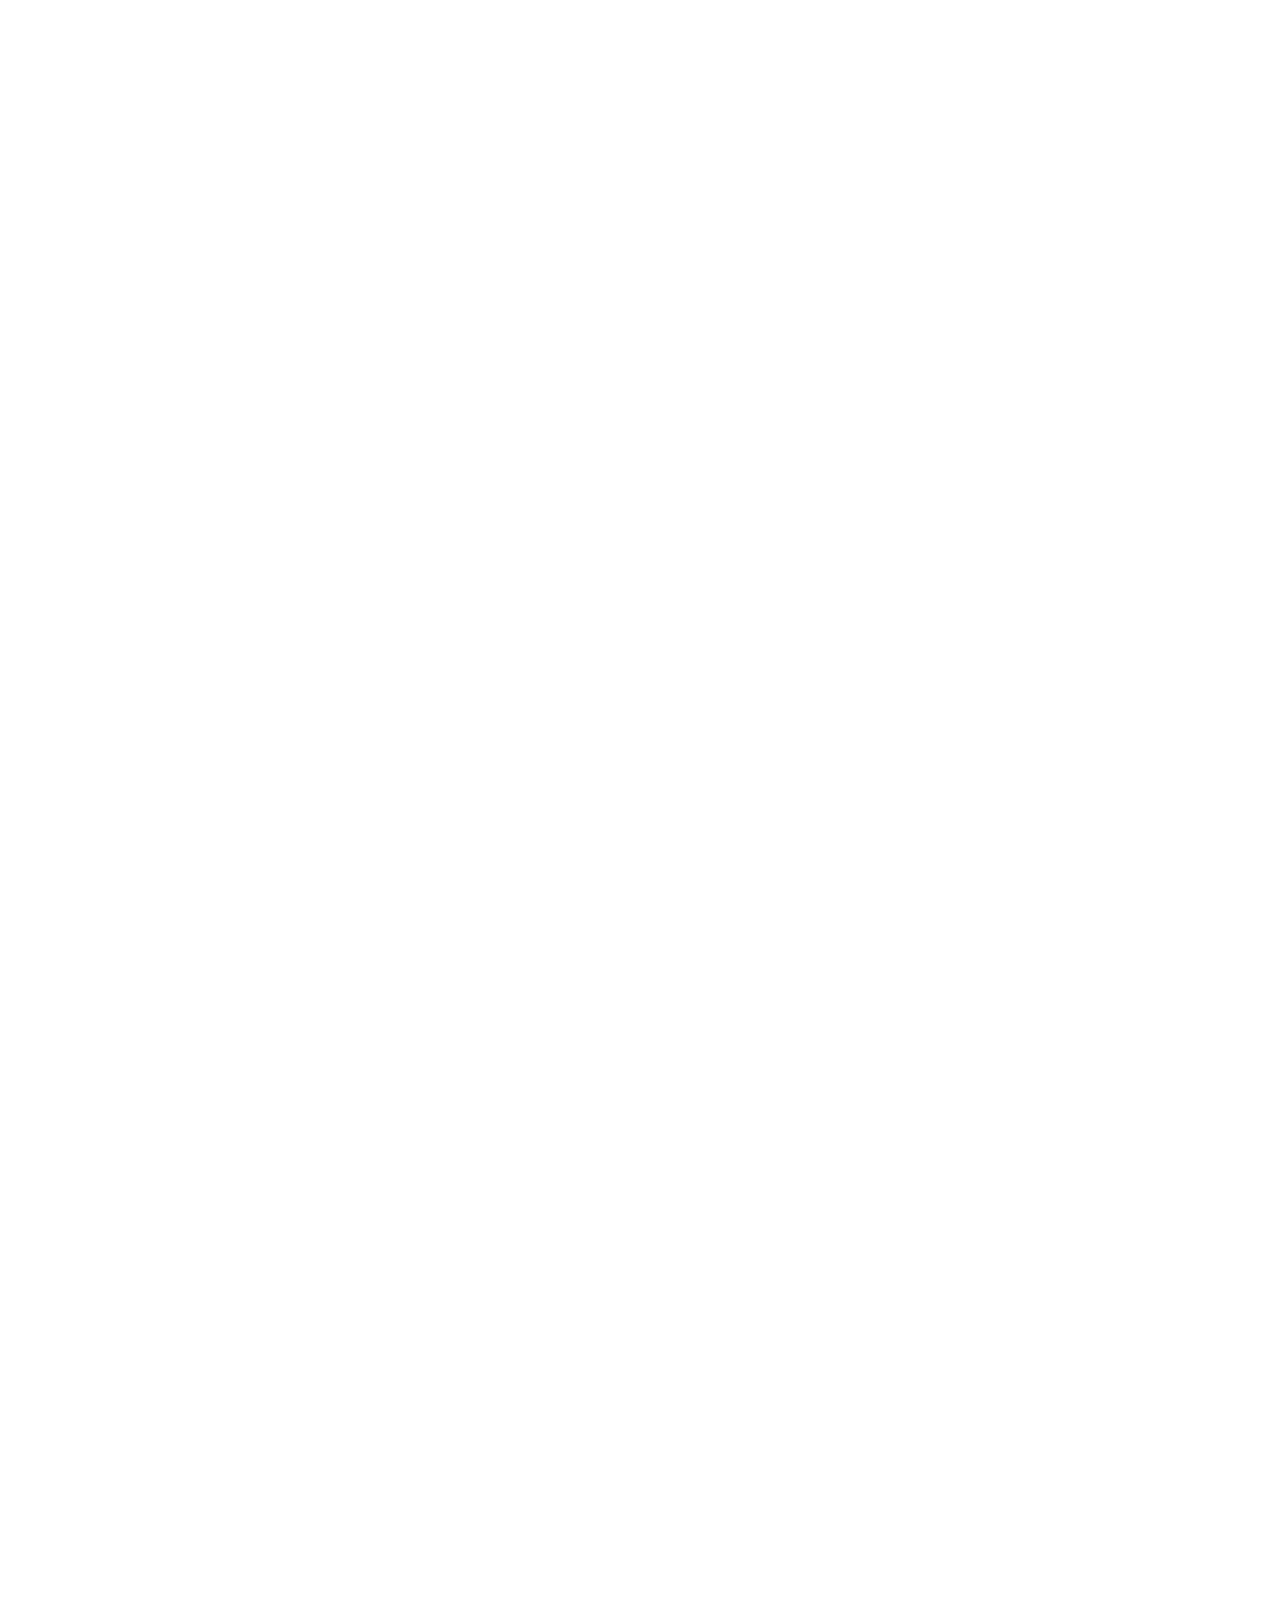
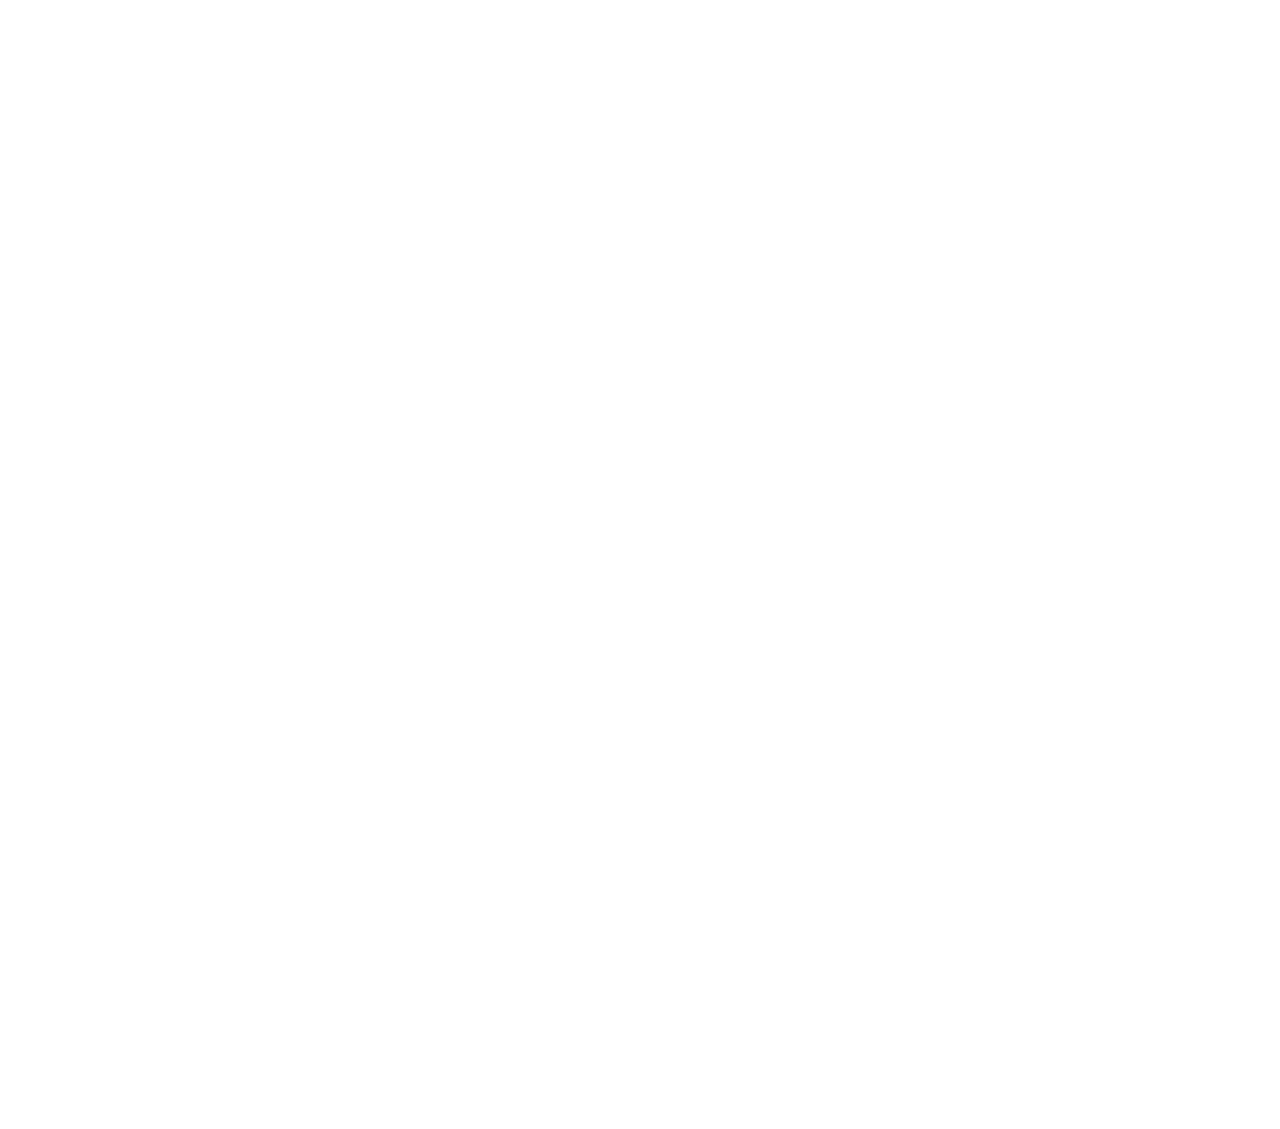
<file: responsive/index.html>
<!DOCTYPE html>
<html lang="en">
  <head>
    <meta charset="UTF-8" />
    <meta name="viewport" content="width=device-width, initial-scale=1.0" />
    <meta http-equiv="X-UA-Compatible" content="ie=edge" />
    <title>Đổi mới sáng tạo như cơm ăn, nước uống với người Viettel</title>
    <link rel="stylesheet" href="css/reset.css" />
    <link rel="stylesheet" href="css/fonts.css" />
    <link rel="stylesheet" href="css/animate.css" />
    <link rel="stylesheet" href="css/fancybox.css">
    <link rel="stylesheet" href="css/style.css" />
    <script src="js/jquery-3.3.1.min.js"></script>
    <script src="js/wow.min.js"></script>
    <script src="js/fancybox.js"></script>
    <script>
      $(document).ready(function () {
        new WOW().init();
      });
    </script>
  </head>
  <body>
    <div class="emag-wrapper web">
      <div class="emag-cover">
        <img src="images/web/cover.jpg" alt="" />
      </div>

      <div class="emag-main">
        <div class="emag-content mt-30">
          <div class="emag-sapo w660 wow fadeInUp" data-wow-duration="1s">
            <p>Ông Tào Đức Thắng, Chủ tịch kiêm Tổng giám đốc Viettel nhấn mạnh, mỗi thời kỳ, Viettel đều có những đổi mới sáng tạo đột phá giúp Tập đoàn vượt qua nhiều khó khăn, thách thức.</p>
          </div>

          <div
                  class="emag-title w980 wow fadeInUp mt-60"
                  data-wow-duration="1s"
          >
            <img src="images/web/title-1.png" alt="" class="mb-0" />
          </div>

          <div class="w980 fadeInUp mb-60">
            <p class="emag-ask">
              Thưa ông, ngày 01/6/2022 đánh dấu chặng đường 33 năm thành lập, phát triển của Tập đoàn Công nghiệp – Viễn thông Quân đội (Viettel). Ngày lễ kỉ niệm này được gọi là Ngày Sáng tạo Viettel. Trong bối cảnh hiện nay, đổi mới sáng tạo (ĐMST) có ý nghĩa như thế nào với các doanh nghiệp (DN) Việt Nam nói chung và Viettel nói riêng?
            </p>
          </div>

          <div class="w660 wow fadeInUp" data-wow-duration="1s">
            <p>
              - Với DN nói chung và DN công nghệ như Viettel nói riêng ĐMST là một yêu cầu bắt buộc. Nếu không có ĐMST các DN không thể tồn tại được. Sự phát triển của công nghệ đòi hỏi các DN phải luôn luôn thay đổi, khác biệt. Công nghệ phát triển sinh ra hàng loạt dịch vụ mới, DN mới. Không thay đổi, không khác biệt đồng nghĩa với việc tự đào thải.
            </p>

            <p>
              Tại Viettel, ĐMST đã trở thành một trong những giá trị cốt lõi của Viettel, đóng vai trò “sức sống” cho hoạt động sản xuất kinh doanh, nghiên cứu phát triển, hoạch định chiến lược. Tính trong giai đoạn 10 năm, từ năm 2011 – 2021, nội bộ Viettel đã có 79 nghìn sáng kiến ý tưởng (SKYT) được đăng ký. Như vậy, trung bình mỗi giờ Viettel có thêm một ý tưởng mới trong suốt 10 năm. Hơn 10 nghìn SKYT được công nhận đã đem lại giá trị làm lợi hơn 5,3 nghìn tỷ đồng cho Viettel.
            </p>
          </div>

          <div class="w980 wow fadeInUp" data-wow-duration="1s">
            <img src="images/web/img-1.jpg" alt="" />
          </div>

          <div class="w980 wow fadeInUp" data-wow-duration="1s">
            <p class="emag-ask">
              Nhìn lại quá trình phát triển của Viettel suốt 33 năm qua, ông đánh giá đâu là những quyết định hay hành động sáng tạo mang tính đột phá ấn tượng nhất của Viettel?
            </p>
          </div>

          <div class="w660 wow fadeInUp" data-wow-duration="1s">
            <p>
              - Ở mỗi thời kỳ lịch sử, người Viettel luôn tự hào về những thành tựu trong ĐMST, làm nền tảng cho sự phát triển để đưa Viettel đến ngày hôm nay. Giai đoạn 1989-2000 Viettel hoạt động chính trong mảng xây lắp, thi công, các kĩ sư Viettel đã có những giải pháp táo bạo để dựng lên những công trình tháp truyền hình ở nơi khó khăn đến mức “không ai dám nhận”.
            </p>

            <p>
              Trong những năm 2000-2010, Viettel bước vào lĩnh vực viễn thông đã xuất hiện nhiều cách làm cực kỳ táo bạo và sáng tạo mà câu chuyện biến 2 sợi cáp quang trở thành đường trục đã trở thành “huyền thoại”. Viettel đã trở thành công ty đầu tiên trên thế giới áp dụng thành công công nghệ ghép bước sóng trên một sợi quang với cự ly xa đến 2.000 km, dung lượng 2,5Gbps. Đường trục thông tin quân sự hữu tuyến đầu tiên của Quân đội được thi công, lắp đặt trong gần một năm hoàn toàn do các chuyên gia Viettel đảm nhiệm.
            </p>

            <p>
              Đến khi Viettel cung cấp dịch vụ di động thì việc thiết kế trạm thu phát sóng di động (BTS) cũng là một minh chứng rõ nét cho sự sáng tạo liên tục không ngừng của Viettel.  Viettel đã tự nghiên cứu, phát triển phương pháp quy hoạch mạng lưới theo cách “vẽ mắt lưới” để nhân tốc độ xây dựng trạm lên hàng trăm lần.
            </p>
          </div>

          <div class="w980 wow fadeInUp mb-60" data-wow-duration="1s">
            <img src="images/web/img-2.jpg" alt="" />
          </div>

          <div class="w660 wow fadeInUp" data-wow-duration="1s">
            <p>
              Một sáng tạo nữa, ở cấp độ tư duy chiến lược, chính là việc Viettel định nghĩa di động là dịch vụ bình dân. Đây là một tư duy đột phá khác hoàn toàn với cách nhìn phổ biến thời điểm đó coi di động là dịch vụ xa xỉ chỉ dành cho người giàu. Từ bước chuyển tư duy này, Viettel đưa ra chiến lược “Lấy nông thôn bao vây thành thị” phủ sóng rộng khắp, mở ra một hướng phát triển khác biệt. Đó là những điều thực sự táo bạo để tạo ra bước phát triển đột phá cho Viettel.
            </p>

            <p>
              Từ năm 2010 đến 2018 là quãng thời gian Viettel chuyển đổi từ viễn thông tiến lên kết hợp sản xuất công nghiệp công nghệ cao. Giai đoạn này cũng có rất nhiều ĐMST trong nghiên cứu, chế tạo từng bước xây dựng những nền tảng cho sự phát triển. Từ quá trình này Viettel đã phát triển thành công, làm chủ công nghệ 4G, 5G đến thiết bị công nghệ cao trong quân sự.
            </p>

            <p>
              Có thể nói mỗi thời kỳ Viettel đều có những ĐMST xuất sắc độc đáo, góp phần tạo ra một Viettel như ngày hôm nay.
            </p>
          </div>

          <div
                  class="emag-title w980 wow fadeInUp mt-60"
                  data-wow-duration="1s"
          >
            <img src="images/web/title-2.png" alt="" />
          </div>

          <div class="w980 fadeInUp mb-60">
            <p class="emag-ask">
              Năm 2021, Clarivate, công ty dẫn đầu mảng cung cấp thông tin về uy tín chất lượng nghiên cứu, ĐMST trên toàn cầu đã công bố Viettel lần thứ hai liên tiếp là DN Việt Nam có sức ảnh hưởng nhất về ĐMST khu vực Nam Á và Đông Nam Á. Đâu là "bí quyết" quan trọng nhất đã giúp Viettel trở thành một công ty sáng tạo có tầm ảnh hưởng như vậy, thưa ông?
            </p>
          </div>

          <div class="w660 wow fadeInUp" data-wow-duration="1s">
            <p>
              - Thứ nhất, "Sáng tạo là sức sống" là một trong những văn hóa cốt lõi của Viettel. Từ thế hệ đầu tiên đến những bạn trẻ mới vào đều được học giá trị cốt lõi này. Sáng tạo sẽ giúp Viettel trường tồn, tạo ra những sản phẩm, dịch vụ tốt hơn cho khách hàng. Điều đó đã ngấm vào văn hóa của mỗi người Viettel.
            </p>

            <p>
              Hai là, không phải bây giờ Viettel mới nói chuyện sáng tạo mà ngay từ khởi thủy các thế hệ lãnh đạo đi trước của chúng tôi đã luôn đề cao điều này. Sáng tạo tạo ra sự khác biệt, độc đáo của sản phẩm, dịch vụ, của quản trị hiệu quả. Sáng tạo ở Viettel là sự kế thừa liên tục.
            </p>

            <p>
              Thứ ba, tại Viettel, các cấp quản lý luôn lắng nghe, trân trọng ngay cả những SKYT nhỏ nhất. Điều này đã tạo ra động lực cho đội ngũ CBNV của toàn Tập đoàn. Tôi cho rằng ở bất cứ tổ chức nào, khi ĐMST đã ngấm vào văn hóa, ngấm vào tiềm thức từ người lãnh đạo cho đến nhân viên thì câu chuyện ĐMST sẽ diễn ra hết sức tự nhiên.
            </p>
          </div>

          <div class="w980 wow fadeInUp mb-60" data-wow-duration="1s">
            <img src="images/web/img-3.jpg" alt="" />
          </div>

          <div class="w660 wow fadeInUp" data-wow-duration="1s">
            <p>
              Bên cạnh đó Viettel cũng có một cách thức hết sức đặc thù để thúc đẩy ĐMST thông qua những mục tiêu cao, áp lực lớn. Từ đó tạo ra sức ép lớn đòi hỏi những cách làm đột phá, sáng tạo. Viettel đã có nhiều cách thức nhằm thúc đẩy ĐMST qua việc đặt ra những mục tiêu thách thức. Viettel cũng áp dụng nguyên tắc “chia nhỏ việc lớn” thúc đẩy các nhóm nhỏ chủ động sáng tạo không phụ thuộc, không làm thay, sáng  tạo thay.
            </p>

            <p>
              Cuối cùng, để thúc đẩy ĐMST phải làm cho ĐMST ăn sâu vào tiềm thức ý thức của từng CBNV cũng như ý chí của người chỉ huy, quản lý.
            </p>
          </div>

          <div class="w980 wow fadeInUp" data-wow-duration="1s">
            <p class="emag-ask">
              Có thể thấy là ở quy mô quốc gia hay DN, yếu tố con người luôn có vai trò quyết định đến sự đổi mới, sáng tạo, phát triển. Thực tế hiện nay việc cạnh tranh thu hút nhân tài, đặc biệt trong lĩnh vực công nghệ được coi là khá khốc liệt. Ông có thể cho biết Viettel đang thực hiện vấn đề này như thế nào?
            </p>
          </div>

          <div class="w660 wow fadeInUp" data-wow-duration="1s">
            <p>
              - Định vị thương hiệu nhà tuyển dụng của Viettel nhấn đến 3 yếu tố : DN đi đầu, môi trường làm việc năng động & sáng tạo, công việc thách thức, cơ hội phát triển. Yếu tố tạo nên sự thu hút của Viettel với các nguồn nhân sự cấp cao là việc chỉ có ở Viettel mới hội tụ đủ các điều kiện nguồn lực, công nghệ, dữ liệu cho những dự án lớn, quan trọng có tầm quốc gia.  Có rất nhiều lĩnh vực đặc thù mà hiện tại chỉ có riêng Viettel đang triển khai như công nghệ quân sự, hệ thống mạng lõi 5G…Với nguồn dữ liệu phong phú Viettel cũng là “mỏ vàng” trong lĩnh vực nghiên cứu dữ liệu lớn (Big Data), trí tuệ nhân tạo (AI), vượt xa các DN khác.
            </p>
          </div>

          <div class="w980 wow fadeInUp" data-wow-duration="1s">
            <img src="images/web/img-4.jpg" alt="" />
          </div>

          <div class="w660 wow fadeInUp" data-wow-duration="1s">
            <p>
              Về chế độ đãi ngộ hiện nay mặt bằng chung thu nhập của Viettel cao hơn khoảng 20% so với trung bình ngành. Với những vị trí chủ chốt ở các lĩnh vực mới, khó Viettel sẵn sàng đưa ra các cơ chế đãi ngộ trong top 25% thị trường, thậm chí đối với một số vị trí đặc thù của những dự án quan trọng có thể đặt ở mức Top 5% thậm chí Top 1%.
            </p>

            <p>
              Tuy nhiên Viettel muốn thu hút nhân sự trình độ cao không chỉ dựa trên yếu tố thu nhập. Tại Viettel hiện có khá nhiều chuyên gia đầu ngành đang nhận mức thu nhập thấp hơn "profile" của mình nhưng các nhân sự này vẫn chọn Viettel vì có cơ hội tham gia những dự án lớn, có điều kiện về kỹ thuật để thực hiện những công việc thách thức.
            </p>

            <p>
              Yếu tố cuối cùng là môi trường, cách thức đánh giá, tôn trọng nhân tài. Viettel luôn đề cao sự tôn trọng giữa lãnh đạo nhân viên, luôn lắng nghe, thấu hiểu để thuyết phục, tạo ra một môi trường gắn kết, mỗi thành quả đều được ghi nhận. Vừa qua Viettel đã được trao giải thưởng Hồ Chí Minh cho hai công trình lĩnh vực quốc phòng do các chuyên gia Viettel thực hiện. Đây là niềm tự hào và động lực rất lớn cho đội ngũ CBNV Viettel.
            </p>
          </div>

          <div class="emag-fullwidth wow fadeInUp" data-wow-duration="1s">
            <div style="display: flex; flex-direction: column;">
              <div style="display: flex;margin-bottom: 5px">
                <a data-fancybox="gallery" data-src="images/img-5.jpg" style="flex: 1; margin-right: 5px;">
                  <img src="images/web/img-5.jpg" class="mb-0" />
                </a>

                <a data-fancybox="gallery" data-src="images/img-6.jpg" style="flex: 1">
                  <img src="images/web/img-6.jpg" class="mb-0" />
                </a>
              </div>
            </div>
          </div>

          <div class="w980 wow fadeInUp" data-wow-duration="1s">
            <p class="emag-ask">
              Thông thường yêu cầu ĐMST được đặt ra khi DN gặp việc khó, đòi hỏi nỗ lực lớn. Theo ông, với Viettel hiện nay, những việc nào có thể coi là việc thách thức, việc khó ?
            </p>
          </div>

          <div class="w660 wow fadeInUp" data-wow-duration="1s">
            <p>
              - Rất nhiều. Chúng tôi suy nghĩ rằng nếu Viettel không còn thấy có việc thách thức, việc khó thì có nghĩa là Viettel đặt dấu chấm hết cho mình. Không phải vì sáng tạo mà Viettel chọn làm việc khó mà chính là vì sự tồn tại của Viettel đặt ra những nhiệm vụ thách thức. Viettel nhìn nhận vấn đề việc khó, việc thách thức là chuyện 5 năm, chuyện hàng năm, hàng quý , hàng tháng, thậm chí gần đây là hàng tuần. Như vậy lúc nào cũng có những công việc thách thức phía trước cho từng cá nhân, tập thể của Viettel.
            </p>

            <p>
              Để giải quyết được những thách thức đó đòi hỏi cách làm khác biệt, sáng tạo chứ không phải vì sáng tạo mà Viettel đặt ra việc khó. Việc khó, việc thách thức đòi hỏi ĐMST như là cơm ăn, nước uống với người Viettel. Trong lĩnh vực nào hiện nay của Viettel cũng có nhiều nhiệm vụ rất thách thức. Ví dụ như việc phát triển 5G hay mục tiêu tăng trưởng kinh doanh viễn thông ở thị trường nước ngoài…Đó là những thách thức, khó khăn đặt ra đòi hỏi bắt buộc phải có ĐMST mới làm được !
            </p>

            <p><strong><em>- Xin cảm ơn ông</em></strong></p>
          </div>

          <div class="w660 mt-80 pb-100">
            <!--            <img src="images/credit.png" alt="" />-->
          </div>
        </div>
      </div>
    </div>

    <div class="emag-wrapper mobile">
      <div class="emag-cover">
        <img src="images/mobile/cover.jpg" alt="" />
      </div>

      <div class="emag-main">
        <div class="emag-sapo">
          <p>Ông Tào Đức Thắng, Chủ tịch kiêm Tổng giám đốc Viettel nhấn mạnh, mỗi thời kỳ, Viettel đều có những đổi mới sáng tạo đột phá giúp Tập đoàn vượt qua nhiều khó khăn, thách thức.</p>
        </div>

        <div class="emag-title">
          <img src="images/mobile/title-1.png" alt="" />
        </div>

        <div class="emag-content">
          <p class="emag-ask">
            Thưa ông, ngày 01/6/2022 đánh dấu chặng đường 33 năm thành lập, phát triển của Tập đoàn Công nghiệp – Viễn thông Quân đội (Viettel). Ngày lễ kỉ niệm này được gọi là Ngày Sáng tạo Viettel. Trong bối cảnh hiện nay, đổi mới sáng tạo (ĐMST) có ý nghĩa như thế nào với các doanh nghiệp (DN) Việt Nam nói chung và Viettel nói riêng?
          </p>

          <p>
            - Với DN nói chung và DN công nghệ như Viettel nói riêng ĐMST là một yêu cầu bắt buộc. Nếu không có ĐMST các DN không thể tồn tại được. Sự phát triển của công nghệ đòi hỏi các DN phải luôn luôn thay đổi, khác biệt. Công nghệ phát triển sinh ra hàng loạt dịch vụ mới, DN mới. Không thay đổi, không khác biệt đồng nghĩa với việc tự đào thải.
          </p>

          <p>
            Tại Viettel, ĐMST đã trở thành một trong những giá trị cốt lõi của Viettel, đóng vai trò “sức sống” cho hoạt động sản xuất kinh doanh, nghiên cứu phát triển, hoạch định chiến lược. Tính trong giai đoạn 10 năm, từ năm 2011 – 2021, nội bộ Viettel đã có 79 nghìn sáng kiến ý tưởng (SKYT) được đăng ký. Như vậy, trung bình mỗi giờ Viettel có thêm một ý tưởng mới trong suốt 10 năm. Hơn 10 nghìn SKYT được công nhận đã đem lại giá trị làm lợi hơn 5,3 nghìn tỷ đồng cho Viettel.
          </p>
        </div>

        <img src="images/mobile/img-1.jpg" alt="" />

        <div class="emag-content">
          <p class="emag-ask">
            Nhìn lại quá trình phát triển của Viettel suốt 33 năm qua, ông đánh giá đâu là những quyết định hay hành động sáng tạo mang tính đột phá ấn tượng nhất của Viettel?
          </p>

          <p>
            - Ở mỗi thời kỳ lịch sử, người Viettel luôn tự hào về những thành tựu trong ĐMST, làm nền tảng cho sự phát triển để đưa Viettel đến ngày hôm nay. Giai đoạn 1989-2000 Viettel hoạt động chính trong mảng xây lắp, thi công, các kĩ sư Viettel đã có những giải pháp táo bạo để dựng lên những công trình tháp truyền hình ở nơi khó khăn đến mức “không ai dám nhận”.
          </p>

          <p>
            Trong những năm 2000-2010, Viettel bước vào lĩnh vực viễn thông đã xuất hiện nhiều cách làm cực kỳ táo bạo và sáng tạo mà câu chuyện biến 2 sợi cáp quang trở thành đường trục đã trở thành “huyền thoại”. Viettel đã trở thành công ty đầu tiên trên thế giới áp dụng thành công công nghệ ghép bước sóng trên một sợi quang với cự ly xa đến 2.000 km, dung lượng 2,5Gbps. Đường trục thông tin quân sự hữu tuyến đầu tiên của Quân đội được thi công, lắp đặt trong gần một năm hoàn toàn do các chuyên gia Viettel đảm nhiệm.
          </p>

          <p>
            Đến khi Viettel cung cấp dịch vụ di động thì việc thiết kế trạm thu phát sóng di động (BTS) cũng là một minh chứng rõ nét cho sự sáng tạo liên tục không ngừng của Viettel.  Viettel đã tự nghiên cứu, phát triển phương pháp quy hoạch mạng lưới theo cách “vẽ mắt lưới” để nhân tốc độ xây dựng trạm lên hàng trăm lần.
          </p>
        </div>

        <img src="images/mobile/img-2.jpg" alt="" />

        <div class="emag-content">
          <p>
            Một sáng tạo nữa, ở cấp độ tư duy chiến lược, chính là việc Viettel định nghĩa di động là dịch vụ bình dân. Đây là một tư duy đột phá khác hoàn toàn với cách nhìn phổ biến thời điểm đó coi di động là dịch vụ xa xỉ chỉ dành cho người giàu. Từ bước chuyển tư duy này, Viettel đưa ra chiến lược “Lấy nông thôn bao vây thành thị” phủ sóng rộng khắp, mở ra một hướng phát triển khác biệt. Đó là những điều thực sự táo bạo để tạo ra bước phát triển đột phá cho Viettel.
          </p>

          <p>
            Từ năm 2010 đến 2018 là quãng thời gian Viettel chuyển đổi từ viễn thông tiến lên kết hợp sản xuất công nghiệp công nghệ cao. Giai đoạn này cũng có rất nhiều ĐMST trong nghiên cứu, chế tạo từng bước xây dựng những nền tảng cho sự phát triển. Từ quá trình này Viettel đã phát triển thành công, làm chủ công nghệ 4G, 5G đến thiết bị công nghệ cao trong quân sự.
          </p>

          <p>
            Có thể nói mỗi thời kỳ Viettel đều có những ĐMST xuất sắc độc đáo, góp phần tạo ra một Viettel như ngày hôm nay.
          </p>
        </div>

        <div class="emag-title">
          <img src="images/mobile/title-2.png" alt="" />
        </div>

        <div class="emag-content">
          <p class="emag-ask">
            Năm 2021, Clarivate, công ty dẫn đầu mảng cung cấp thông tin về uy tín chất lượng nghiên cứu, ĐMST trên toàn cầu đã công bố Viettel lần thứ hai liên tiếp là DN Việt Nam có sức ảnh hưởng nhất về ĐMST khu vực Nam Á và Đông Nam Á. Đâu là "bí quyết" quan trọng nhất đã giúp Viettel trở thành một công ty sáng tạo có tầm ảnh hưởng như vậy, thưa ông?
          </p>

          <p>
            - Thứ nhất, "Sáng tạo là sức sống" là một trong những văn hóa cốt lõi của Viettel. Từ thế hệ đầu tiên đến những bạn trẻ mới vào đều được học giá trị cốt lõi này. Sáng tạo sẽ giúp Viettel trường tồn, tạo ra những sản phẩm, dịch vụ tốt hơn cho khách hàng. Điều đó đã ngấm vào văn hóa của mỗi người Viettel.
          </p>

          <p>
            Hai là, không phải bây giờ Viettel mới nói chuyện sáng tạo mà ngay từ khởi thủy các thế hệ lãnh đạo đi trước của chúng tôi đã luôn đề cao điều này. Sáng tạo tạo ra sự khác biệt, độc đáo của sản phẩm, dịch vụ, của quản trị hiệu quả. Sáng tạo ở Viettel là sự kế thừa liên tục.
          </p>

          <p>
            Thứ ba, tại Viettel, các cấp quản lý luôn lắng nghe, trân trọng ngay cả những SKYT nhỏ nhất. Điều này đã tạo ra động lực cho đội ngũ CBNV của toàn Tập đoàn. Tôi cho rằng ở bất cứ tổ chức nào, khi ĐMST đã ngấm vào văn hóa, ngấm vào tiềm thức từ người lãnh đạo cho đến nhân viên thì câu chuyện ĐMST sẽ diễn ra hết sức tự nhiên.
          </p>
        </div>

        <img src="images/mobile/img-3.jpg" alt="" />

        <div class="emag-content">
          <p>
            Bên cạnh đó Viettel cũng có một cách thức hết sức đặc thù để thúc đẩy ĐMST thông qua những mục tiêu cao, áp lực lớn. Từ đó tạo ra sức ép lớn đòi hỏi những cách làm đột phá, sáng tạo. Viettel đã có nhiều cách thức nhằm thúc đẩy ĐMST qua việc đặt ra những mục tiêu thách thức. Viettel cũng áp dụng nguyên tắc “chia nhỏ việc lớn” thúc đẩy các nhóm nhỏ chủ động sáng tạo không phụ thuộc, không làm thay, sáng  tạo thay.
          </p>

          <p>
            Cuối cùng, để thúc đẩy ĐMST phải làm cho ĐMST ăn sâu vào tiềm thức ý thức của từng CBNV cũng như ý chí của người chỉ huy, quản lý.
          </p>

          <p class="emag-ask">
            Có thể thấy là ở quy mô quốc gia hay DN, yếu tố con người luôn có vai trò quyết định đến sự đổi mới, sáng tạo, phát triển. Thực tế hiện nay việc cạnh tranh thu hút nhân tài, đặc biệt trong lĩnh vực công nghệ được coi là khá khốc liệt. Ông có thể cho biết Viettel đang thực hiện vấn đề này như thế nào?
          </p>

          <p>
            - Định vị thương hiệu nhà tuyển dụng của Viettel nhấn đến 3 yếu tố : DN đi đầu, môi trường làm việc năng động & sáng tạo, công việc thách thức, cơ hội phát triển. Yếu tố tạo nên sự thu hút của Viettel với các nguồn nhân sự cấp cao là việc chỉ có ở Viettel mới hội tụ đủ các điều kiện nguồn lực, công nghệ, dữ liệu cho những dự án lớn, quan trọng có tầm quốc gia.  Có rất nhiều lĩnh vực đặc thù mà hiện tại chỉ có riêng Viettel đang triển khai như công nghệ quân sự, hệ thống mạng lõi 5G…Với nguồn dữ liệu phong phú Viettel cũng là “mỏ vàng” trong lĩnh vực nghiên cứu dữ liệu lớn (Big Data), trí tuệ nhân tạo (AI), vượt xa các DN khác.
          </p>
        </div>

        <img src="images/mobile/img-4.jpg" alt="" />

        <div class="emag-content">
          <p>
            Về chế độ đãi ngộ hiện nay mặt bằng chung thu nhập của Viettel cao hơn khoảng 20% so với trung bình ngành. Với những vị trí chủ chốt ở các lĩnh vực mới, khó Viettel sẵn sàng đưa ra các cơ chế đãi ngộ trong top 25% thị trường, thậm chí đối với một số vị trí đặc thù của những dự án quan trọng có thể đặt ở mức Top 5% thậm chí Top 1%.
          </p>

          <p>
            Tuy nhiên Viettel muốn thu hút nhân sự trình độ cao không chỉ dựa trên yếu tố thu nhập. Tại Viettel hiện có khá nhiều chuyên gia đầu ngành đang nhận mức thu nhập thấp hơn "profile" của mình nhưng các nhân sự này vẫn chọn Viettel vì có cơ hội tham gia những dự án lớn, có điều kiện về kỹ thuật để thực hiện những công việc thách thức.
          </p>

          <p>
            Yếu tố cuối cùng là môi trường, cách thức đánh giá, tôn trọng nhân tài. Viettel luôn đề cao sự tôn trọng giữa lãnh đạo nhân viên, luôn lắng nghe, thấu hiểu để thuyết phục, tạo ra một môi trường gắn kết, mỗi thành quả đều được ghi nhận. Vừa qua Viettel đã được trao giải thưởng Hồ Chí Minh cho hai công trình lĩnh vực quốc phòng do các chuyên gia Viettel thực hiện. Đây là niềm tự hào và động lực rất lớn cho đội ngũ CBNV Viettel.
          </p>
        </div>

        <img src="images/mobile/img-5.jpg" alt="" />

        <img src="images/mobile/img-6.jpg" alt="" />

        <div class="emag-content">
          <p class="emag-ask">
            Thông thường yêu cầu ĐMST được đặt ra khi DN gặp việc khó, đòi hỏi nỗ lực lớn. Theo ông, với Viettel hiện nay, những việc nào có thể coi là việc thách thức, việc khó ?
          </p>

          <p>
            - Rất nhiều. Chúng tôi suy nghĩ rằng nếu Viettel không còn thấy có việc thách thức, việc khó thì có nghĩa là Viettel đặt dấu chấm hết cho mình. Không phải vì sáng tạo mà Viettel chọn làm việc khó mà chính là vì sự tồn tại của Viettel đặt ra những nhiệm vụ thách thức. Viettel nhìn nhận vấn đề việc khó, việc thách thức là chuyện 5 năm, chuyện hàng năm, hàng quý , hàng tháng, thậm chí gần đây là hàng tuần. Như vậy lúc nào cũng có những công việc thách thức phía trước cho từng cá nhân, tập thể của Viettel.
          </p>

          <p>
            Để giải quyết được những thách thức đó đòi hỏi cách làm khác biệt, sáng tạo chứ không phải vì sáng tạo mà Viettel đặt ra việc khó. Việc khó, việc thách thức đòi hỏi ĐMST như là cơm ăn, nước uống với người Viettel. Trong lĩnh vực nào hiện nay của Viettel cũng có nhiều nhiệm vụ rất thách thức. Ví dụ như việc phát triển 5G hay mục tiêu tăng trưởng kinh doanh viễn thông ở thị trường nước ngoài…Đó là những thách thức, khó khăn đặt ra đòi hỏi bắt buộc phải có ĐMST mới làm được !
          </p>

          <p><strong><em>- Xin cảm ơn ông</em></strong></p>
        </div>


        <div class="emag-credit">
          <!--          <img src="images/credit.png" alt="" />-->
        </div>
      </div>
    </div>
  </body>
</html>
</file>
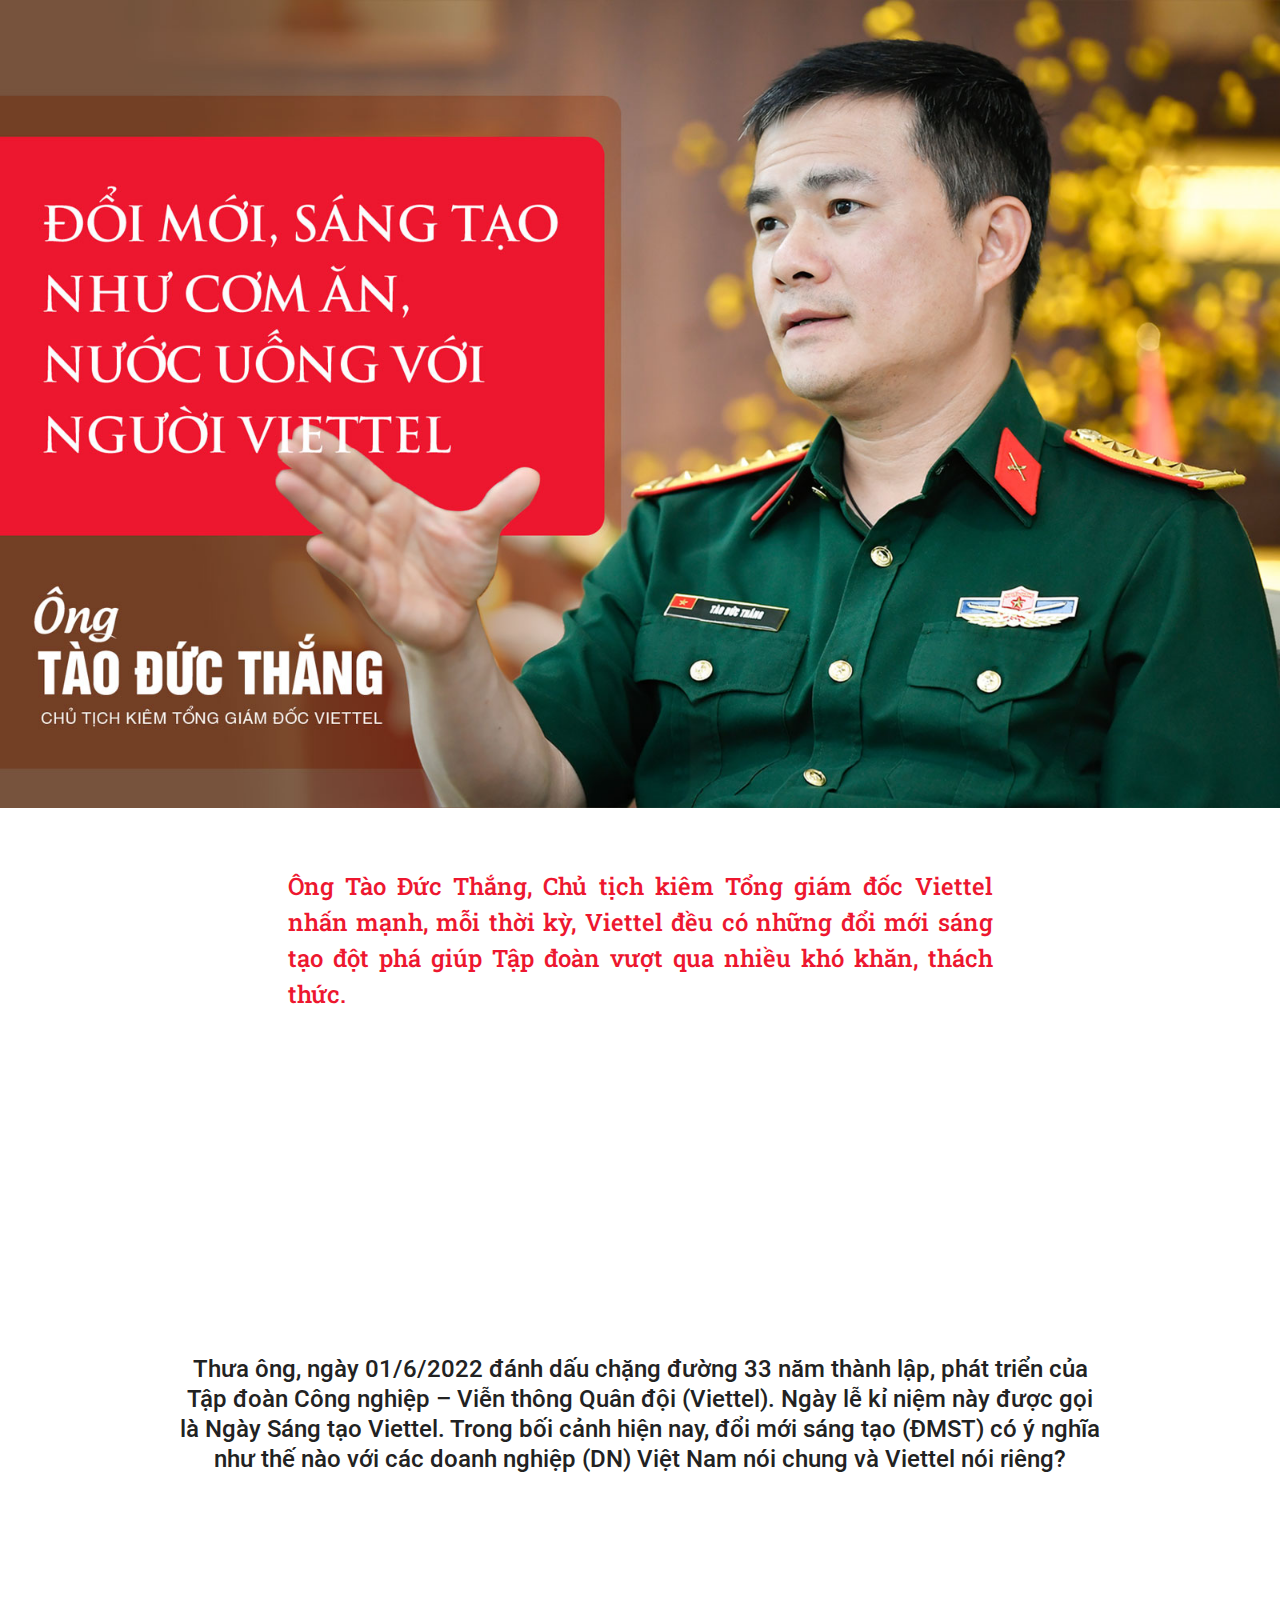
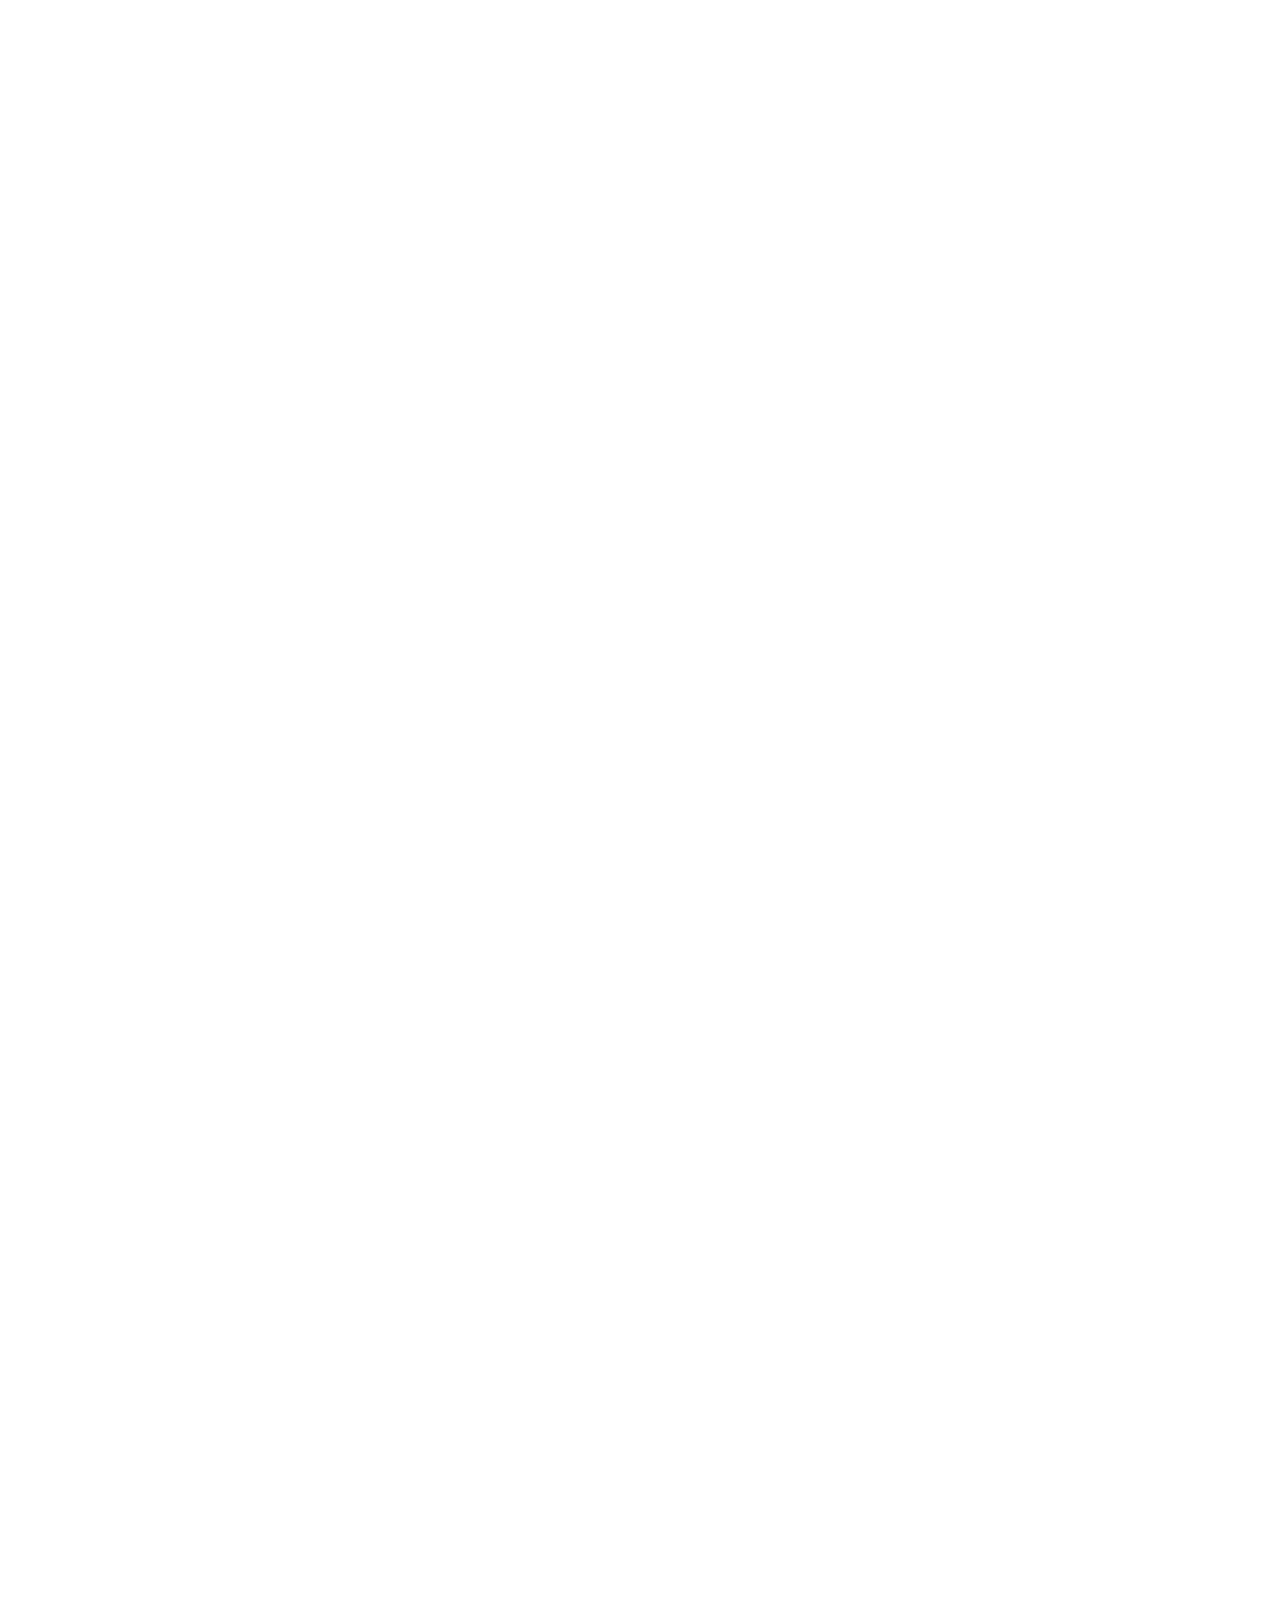
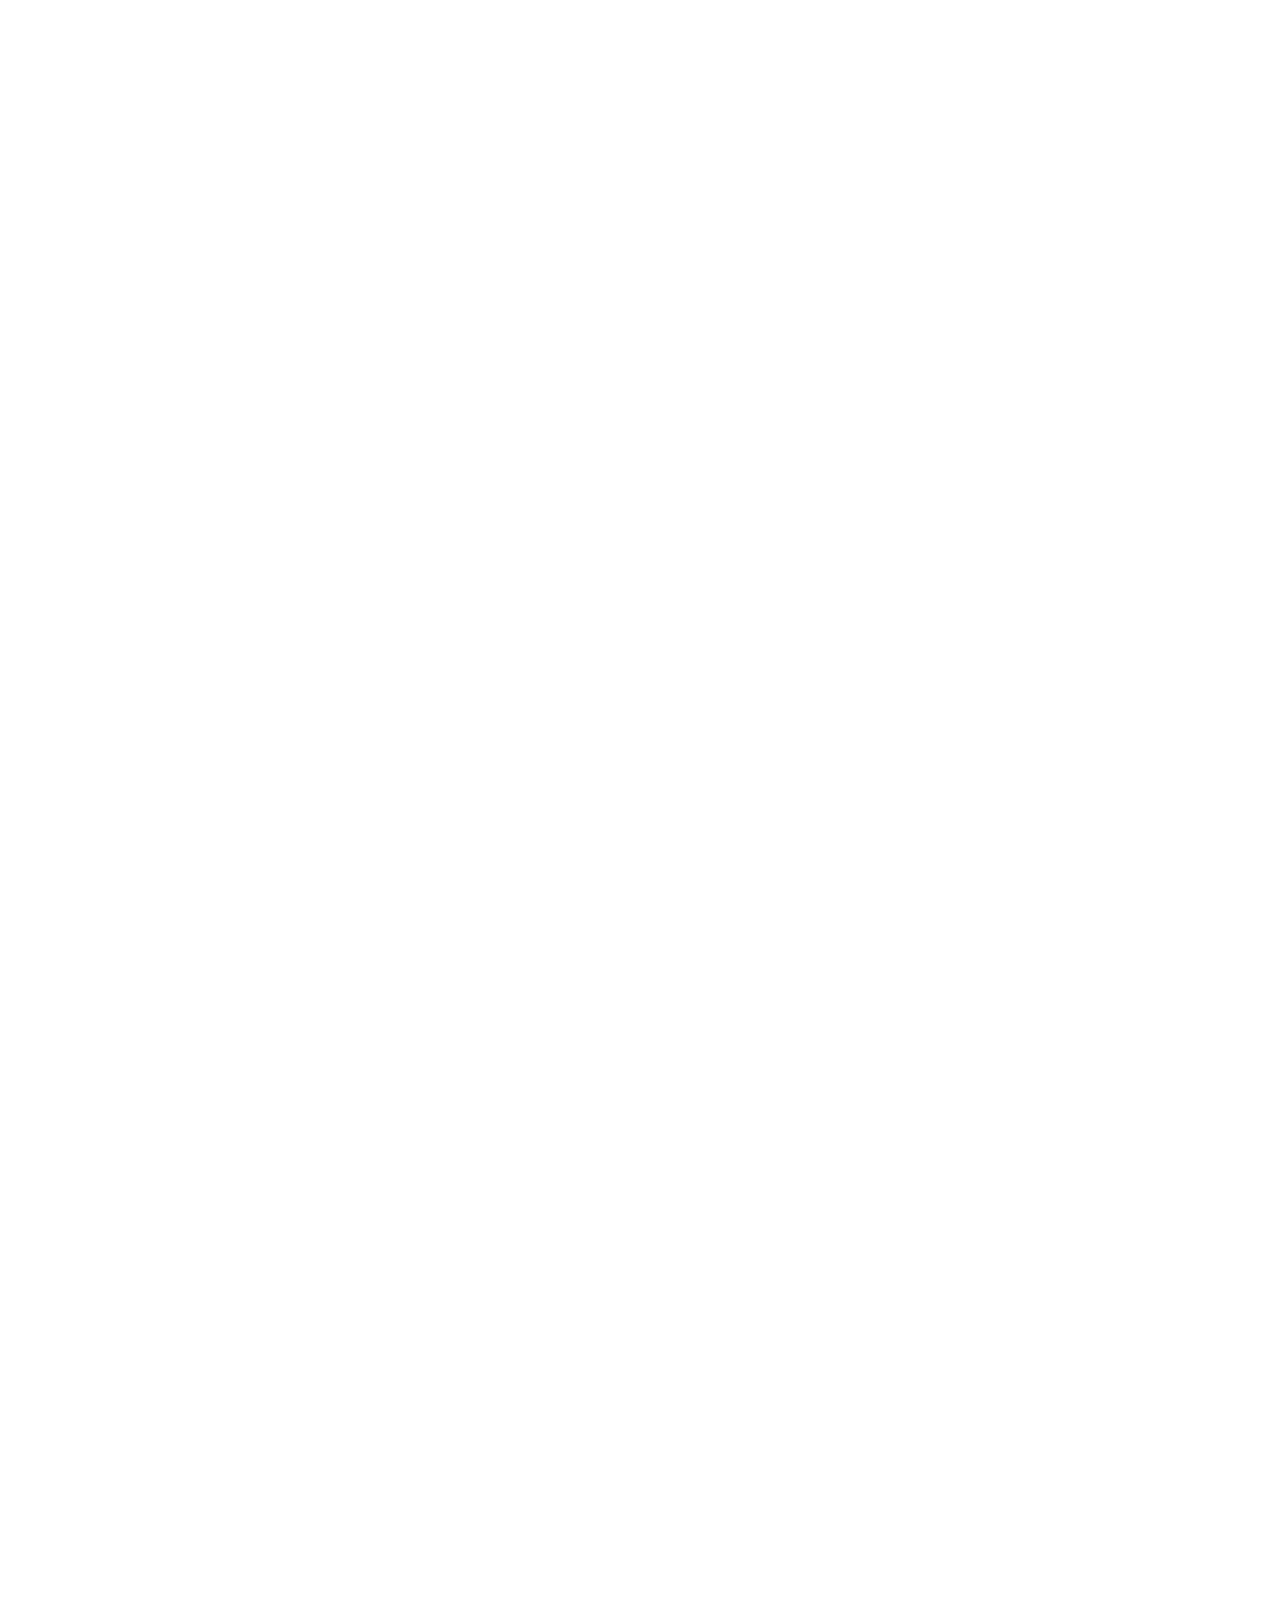
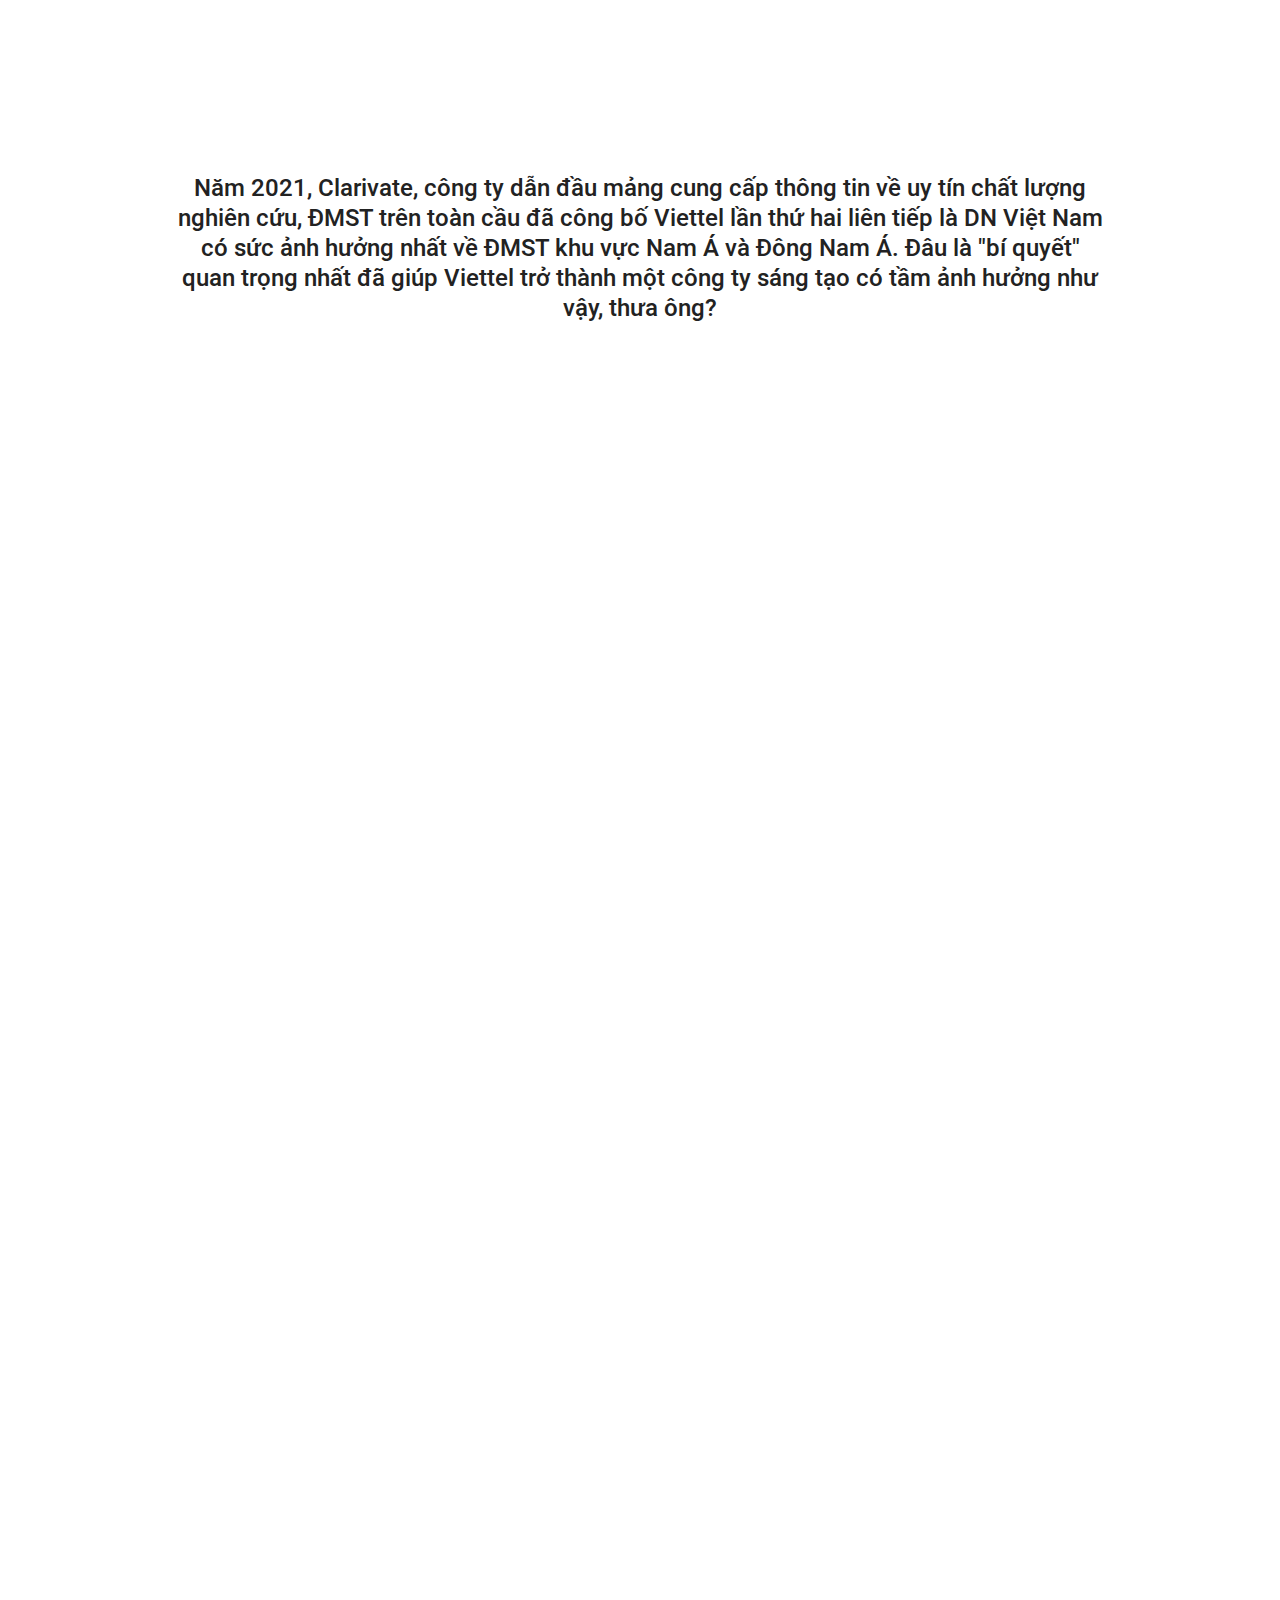
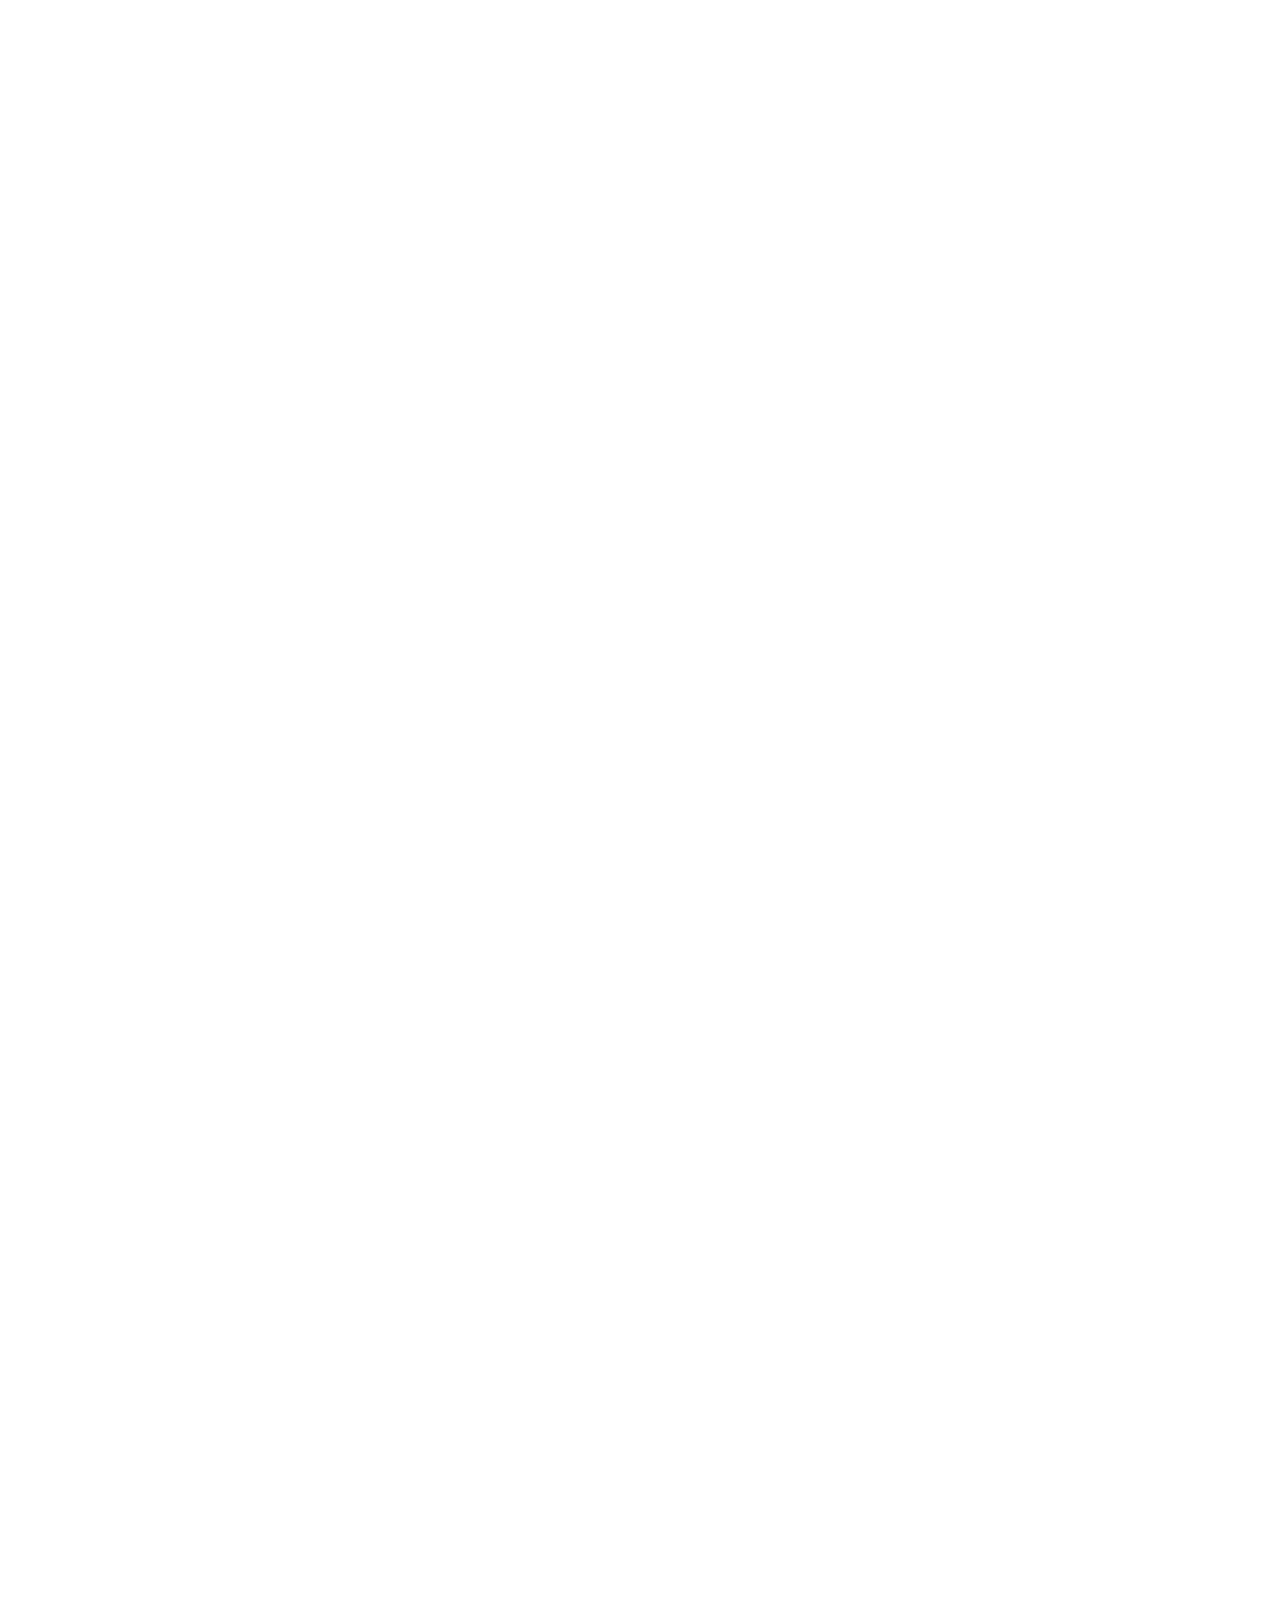
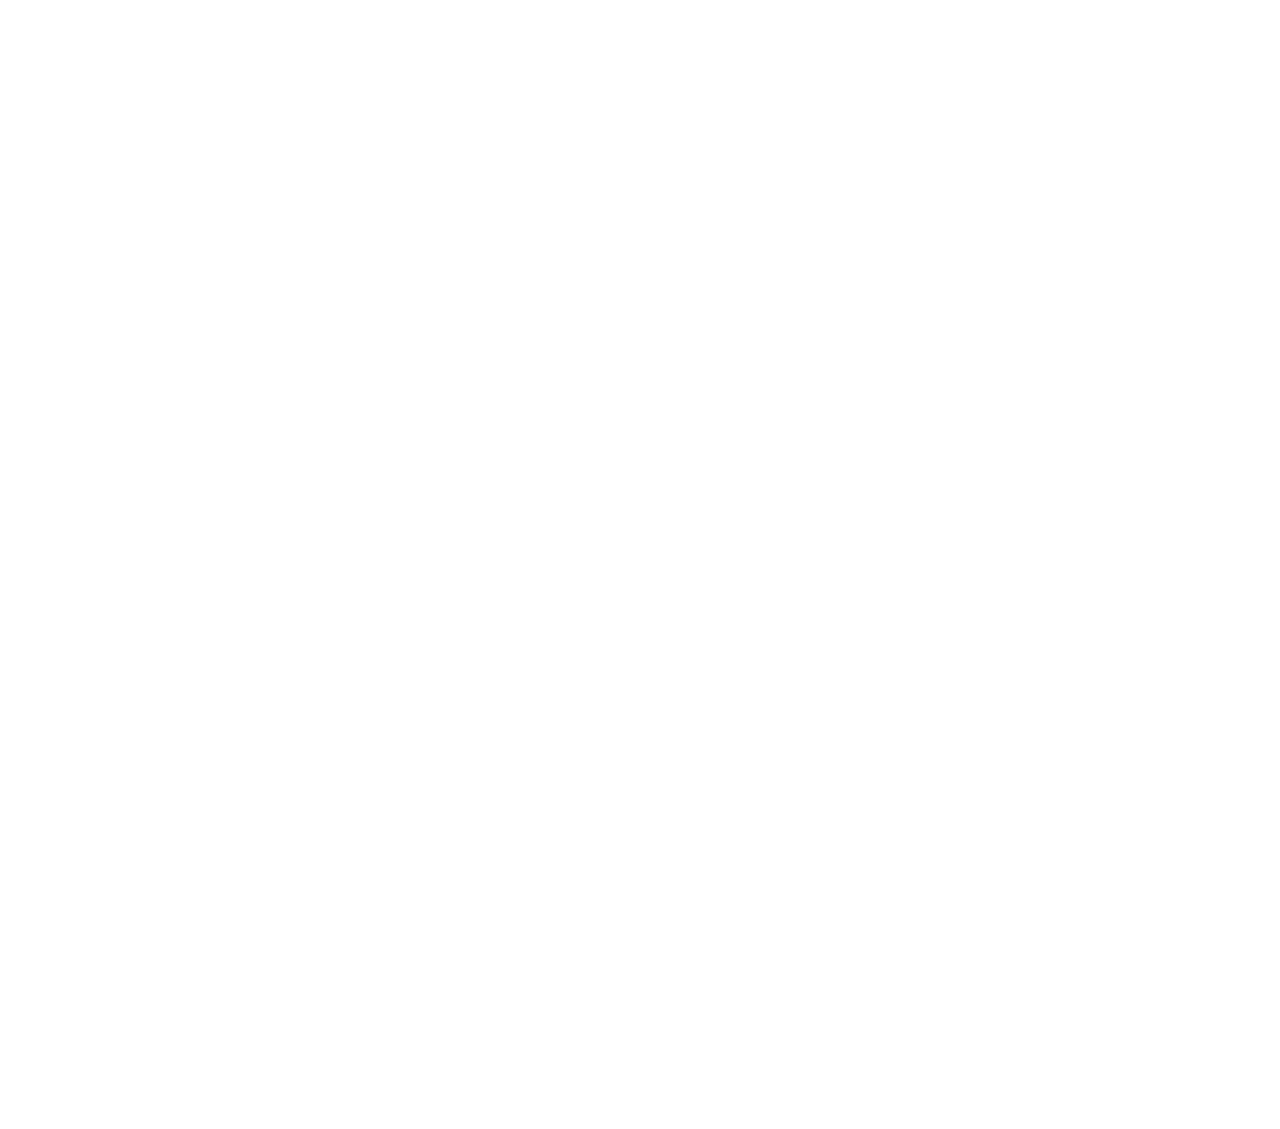
<file: web/index.html>
<!DOCTYPE html>
<html lang="en">
  <head>
    <meta charset="UTF-8" />
    <meta name="viewport" content="width=device-width, initial-scale=1.0" />
    <meta http-equiv="X-UA-Compatible" content="ie=edge" />
    <title>Đổi mới sáng tạo như cơm ăn, nước uống với người Viettel</title>
    <link rel="stylesheet" href="css/reset.css" />
    <link rel="stylesheet" href="css/fonts.css" />
    <link rel="stylesheet" href="css/animate.css" />
    <link rel="stylesheet" href="css/fancybox.css">
    <link rel="stylesheet" href="css/style.css" />
    <script src="js/jquery-3.3.1.min.js"></script>
    <script src="js/wow.min.js"></script>
    <script src="js/fancybox.js"></script>
    <script>
      $(document).ready(function () {
        new WOW().init();
      });
    </script>
  </head>

  <body>
    <div class="emag-wrapper">
      <div class="emag-cover">
        <img src="images/cover.jpg" alt="" />
      </div>

      <div class="emag-main">
        <div class="emag-content mt-30">
          <div class="emag-sapo w660 wow fadeInUp" data-wow-duration="1s">
            <p>Ông Tào Đức Thắng, Chủ tịch kiêm Tổng giám đốc Viettel nhấn mạnh, mỗi thời kỳ, Viettel đều có những đổi mới sáng tạo đột phá giúp Tập đoàn vượt qua nhiều khó khăn, thách thức.</p>
          </div>

          <div
            class="emag-title w980 wow fadeInUp mt-60"
            data-wow-duration="1s"
          >
            <img src="images/title-1.png" alt="" class="mb-0" />
          </div>

          <div class="w980 fadeInUp mb-60">
            <p class="emag-ask">
              Thưa ông, ngày 01/6/2022 đánh dấu chặng đường 33 năm thành lập, phát triển của Tập đoàn Công nghiệp – Viễn thông Quân đội (Viettel). Ngày lễ kỉ niệm này được gọi là Ngày Sáng tạo Viettel. Trong bối cảnh hiện nay, đổi mới sáng tạo (ĐMST) có ý nghĩa như thế nào với các doanh nghiệp (DN) Việt Nam nói chung và Viettel nói riêng?
            </p>
          </div>

          <div class="w660 wow fadeInUp" data-wow-duration="1s">
            <p>
              - Với DN nói chung và DN công nghệ như Viettel nói riêng ĐMST là một yêu cầu bắt buộc. Nếu không có ĐMST các DN không thể tồn tại được. Sự phát triển của công nghệ đòi hỏi các DN phải luôn luôn thay đổi, khác biệt. Công nghệ phát triển sinh ra hàng loạt dịch vụ mới, DN mới. Không thay đổi, không khác biệt đồng nghĩa với việc tự đào thải.
            </p>

            <p>
              Tại Viettel, ĐMST đã trở thành một trong những giá trị cốt lõi của Viettel, đóng vai trò “sức sống” cho hoạt động sản xuất kinh doanh, nghiên cứu phát triển, hoạch định chiến lược. Tính trong giai đoạn 10 năm, từ năm 2011 – 2021, nội bộ Viettel đã có 79 nghìn sáng kiến ý tưởng (SKYT) được đăng ký. Như vậy, trung bình mỗi giờ Viettel có thêm một ý tưởng mới trong suốt 10 năm. Hơn 10 nghìn SKYT được công nhận đã đem lại giá trị làm lợi hơn 5,3 nghìn tỷ đồng cho Viettel.
            </p>
          </div>

          <div class="w980 wow fadeInUp" data-wow-duration="1s">
            <img src="images/img-1.jpg" alt="" />
          </div>

          <div class="w980 wow fadeInUp" data-wow-duration="1s">
            <p class="emag-ask">
              Nhìn lại quá trình phát triển của Viettel suốt 33 năm qua, ông đánh giá đâu là những quyết định hay hành động sáng tạo mang tính đột phá ấn tượng nhất của Viettel?
            </p>
          </div>

          <div class="w660 wow fadeInUp" data-wow-duration="1s">
            <p>
              - Ở mỗi thời kỳ lịch sử, người Viettel luôn tự hào về những thành tựu trong ĐMST, làm nền tảng cho sự phát triển để đưa Viettel đến ngày hôm nay. Giai đoạn 1989-2000 Viettel hoạt động chính trong mảng xây lắp, thi công, các kĩ sư Viettel đã có những giải pháp táo bạo để dựng lên những công trình tháp truyền hình ở nơi khó khăn đến mức “không ai dám nhận”.
            </p>

            <p>
              Trong những năm 2000-2010, Viettel bước vào lĩnh vực viễn thông đã xuất hiện nhiều cách làm cực kỳ táo bạo và sáng tạo mà câu chuyện biến 2 sợi cáp quang trở thành đường trục đã trở thành “huyền thoại”. Viettel đã trở thành công ty đầu tiên trên thế giới áp dụng thành công công nghệ ghép bước sóng trên một sợi quang với cự ly xa đến 2.000 km, dung lượng 2,5Gbps. Đường trục thông tin quân sự hữu tuyến đầu tiên của Quân đội được thi công, lắp đặt trong gần một năm hoàn toàn do các chuyên gia Viettel đảm nhiệm.
            </p>

            <p>
              Đến khi Viettel cung cấp dịch vụ di động thì việc thiết kế trạm thu phát sóng di động (BTS) cũng là một minh chứng rõ nét cho sự sáng tạo liên tục không ngừng của Viettel.  Viettel đã tự nghiên cứu, phát triển phương pháp quy hoạch mạng lưới theo cách “vẽ mắt lưới” để nhân tốc độ xây dựng trạm lên hàng trăm lần.
            </p>
          </div>

          <div class="w980 wow fadeInUp mb-60" data-wow-duration="1s">
            <img src="images/img-2.jpg" alt="" />
          </div>

          <div class="w660 wow fadeInUp" data-wow-duration="1s">
            <p>
              Một sáng tạo nữa, ở cấp độ tư duy chiến lược, chính là việc Viettel định nghĩa di động là dịch vụ bình dân. Đây là một tư duy đột phá khác hoàn toàn với cách nhìn phổ biến thời điểm đó coi di động là dịch vụ xa xỉ chỉ dành cho người giàu. Từ bước chuyển tư duy này, Viettel đưa ra chiến lược “Lấy nông thôn bao vây thành thị” phủ sóng rộng khắp, mở ra một hướng phát triển khác biệt. Đó là những điều thực sự táo bạo để tạo ra bước phát triển đột phá cho Viettel.
            </p>

            <p>
              Từ năm 2010 đến 2018 là quãng thời gian Viettel chuyển đổi từ viễn thông tiến lên kết hợp sản xuất công nghiệp công nghệ cao. Giai đoạn này cũng có rất nhiều ĐMST trong nghiên cứu, chế tạo từng bước xây dựng những nền tảng cho sự phát triển. Từ quá trình này Viettel đã phát triển thành công, làm chủ công nghệ 4G, 5G đến thiết bị công nghệ cao trong quân sự.
            </p>

            <p>
              Có thể nói mỗi thời kỳ Viettel đều có những ĐMST xuất sắc độc đáo, góp phần tạo ra một Viettel như ngày hôm nay.
            </p>
          </div>

          <div
            class="emag-title w980 wow fadeInUp mt-60"
            data-wow-duration="1s"
          >
            <img src="images/title-2.png" alt="" />
          </div>

          <div class="w980 fadeInUp mb-60">
            <p class="emag-ask">
              Năm 2021, Clarivate, công ty dẫn đầu mảng cung cấp thông tin về uy tín chất lượng nghiên cứu, ĐMST trên toàn cầu đã công bố Viettel lần thứ hai liên tiếp là DN Việt Nam có sức ảnh hưởng nhất về ĐMST khu vực Nam Á và Đông Nam Á. Đâu là "bí quyết" quan trọng nhất đã giúp Viettel trở thành một công ty sáng tạo có tầm ảnh hưởng như vậy, thưa ông?
            </p>
          </div>

          <div class="w660 wow fadeInUp" data-wow-duration="1s">
            <p>
              - Thứ nhất, "Sáng tạo là sức sống" là một trong những văn hóa cốt lõi của Viettel. Từ thế hệ đầu tiên đến những bạn trẻ mới vào đều được học giá trị cốt lõi này. Sáng tạo sẽ giúp Viettel trường tồn, tạo ra những sản phẩm, dịch vụ tốt hơn cho khách hàng. Điều đó đã ngấm vào văn hóa của mỗi người Viettel.
            </p>

            <p>
              Hai là, không phải bây giờ Viettel mới nói chuyện sáng tạo mà ngay từ khởi thủy các thế hệ lãnh đạo đi trước của chúng tôi đã luôn đề cao điều này. Sáng tạo tạo ra sự khác biệt, độc đáo của sản phẩm, dịch vụ, của quản trị hiệu quả. Sáng tạo ở Viettel là sự kế thừa liên tục.
            </p>

            <p>
              Thứ ba, tại Viettel, các cấp quản lý luôn lắng nghe, trân trọng ngay cả những SKYT nhỏ nhất. Điều này đã tạo ra động lực cho đội ngũ CBNV của toàn Tập đoàn. Tôi cho rằng ở bất cứ tổ chức nào, khi ĐMST đã ngấm vào văn hóa, ngấm vào tiềm thức từ người lãnh đạo cho đến nhân viên thì câu chuyện ĐMST sẽ diễn ra hết sức tự nhiên.
            </p>
          </div>

          <div class="w980 wow fadeInUp mb-60" data-wow-duration="1s">
            <img src="images/img-3.jpg" alt="" />
          </div>

          <div class="w660 wow fadeInUp" data-wow-duration="1s">
            <p>
              Bên cạnh đó Viettel cũng có một cách thức hết sức đặc thù để thúc đẩy ĐMST thông qua những mục tiêu cao, áp lực lớn. Từ đó tạo ra sức ép lớn đòi hỏi những cách làm đột phá, sáng tạo. Viettel đã có nhiều cách thức nhằm thúc đẩy ĐMST qua việc đặt ra những mục tiêu thách thức. Viettel cũng áp dụng nguyên tắc “chia nhỏ việc lớn” thúc đẩy các nhóm nhỏ chủ động sáng tạo không phụ thuộc, không làm thay, sáng  tạo thay.
            </p>

            <p>
              Cuối cùng, để thúc đẩy ĐMST phải làm cho ĐMST ăn sâu vào tiềm thức ý thức của từng CBNV cũng như ý chí của người chỉ huy, quản lý.
            </p>
          </div>

          <div class="w980 wow fadeInUp" data-wow-duration="1s">
            <p class="emag-ask">
              Có thể thấy là ở quy mô quốc gia hay DN, yếu tố con người luôn có vai trò quyết định đến sự đổi mới, sáng tạo, phát triển. Thực tế hiện nay việc cạnh tranh thu hút nhân tài, đặc biệt trong lĩnh vực công nghệ được coi là khá khốc liệt. Ông có thể cho biết Viettel đang thực hiện vấn đề này như thế nào?
            </p>
          </div>

          <div class="w660 wow fadeInUp" data-wow-duration="1s">
            <p>
              - Định vị thương hiệu nhà tuyển dụng của Viettel nhấn đến 3 yếu tố : DN đi đầu, môi trường làm việc năng động & sáng tạo, công việc thách thức, cơ hội phát triển. Yếu tố tạo nên sự thu hút của Viettel với các nguồn nhân sự cấp cao là việc chỉ có ở Viettel mới hội tụ đủ các điều kiện nguồn lực, công nghệ, dữ liệu cho những dự án lớn, quan trọng có tầm quốc gia.  Có rất nhiều lĩnh vực đặc thù mà hiện tại chỉ có riêng Viettel đang triển khai như công nghệ quân sự, hệ thống mạng lõi 5G…Với nguồn dữ liệu phong phú Viettel cũng là “mỏ vàng” trong lĩnh vực nghiên cứu dữ liệu lớn (Big Data), trí tuệ nhân tạo (AI), vượt xa các DN khác.
            </p>
          </div>

          <div class="w980 wow fadeInUp" data-wow-duration="1s">
            <img src="images/img-4.jpg" alt="" />
          </div>

          <div class="w660 wow fadeInUp" data-wow-duration="1s">
            <p>
              Về chế độ đãi ngộ hiện nay mặt bằng chung thu nhập của Viettel cao hơn khoảng 20% so với trung bình ngành. Với những vị trí chủ chốt ở các lĩnh vực mới, khó Viettel sẵn sàng đưa ra các cơ chế đãi ngộ trong top 25% thị trường, thậm chí đối với một số vị trí đặc thù của những dự án quan trọng có thể đặt ở mức Top 5% thậm chí Top 1%.
            </p>

            <p>
              Tuy nhiên Viettel muốn thu hút nhân sự trình độ cao không chỉ dựa trên yếu tố thu nhập. Tại Viettel hiện có khá nhiều chuyên gia đầu ngành đang nhận mức thu nhập thấp hơn "profile" của mình nhưng các nhân sự này vẫn chọn Viettel vì có cơ hội tham gia những dự án lớn, có điều kiện về kỹ thuật để thực hiện những công việc thách thức.
            </p>

            <p>
              Yếu tố cuối cùng là môi trường, cách thức đánh giá, tôn trọng nhân tài. Viettel luôn đề cao sự tôn trọng giữa lãnh đạo nhân viên, luôn lắng nghe, thấu hiểu để thuyết phục, tạo ra một môi trường gắn kết, mỗi thành quả đều được ghi nhận. Vừa qua Viettel đã được trao giải thưởng Hồ Chí Minh cho hai công trình lĩnh vực quốc phòng do các chuyên gia Viettel thực hiện. Đây là niềm tự hào và động lực rất lớn cho đội ngũ CBNV Viettel.
            </p>
          </div>

          <div class="emag-fullwidth wow fadeInUp" data-wow-duration="1s">
            <div style="display: flex; flex-direction: column;">
              <div style="display: flex;margin-bottom: 5px">
                <a data-fancybox="gallery" data-src="images/img-5.jpg" style="flex: 1; margin-right: 5px;">
                  <img src="images/img-5.jpg" class="mb-0" />
                </a>

                <a data-fancybox="gallery" data-src="images/img-6.jpg" style="flex: 1">
                  <img src="images/img-6.jpg" class="mb-0" />
                </a>
              </div>
            </div>
          </div>

          <div class="w980 wow fadeInUp" data-wow-duration="1s">
            <p class="emag-ask">
              Thông thường yêu cầu ĐMST được đặt ra khi DN gặp việc khó, đòi hỏi nỗ lực lớn. Theo ông, với Viettel hiện nay, những việc nào có thể coi là việc thách thức, việc khó ?
            </p>
          </div>

          <div class="w660 wow fadeInUp" data-wow-duration="1s">
            <p>
              - Rất nhiều. Chúng tôi suy nghĩ rằng nếu Viettel không còn thấy có việc thách thức, việc khó thì có nghĩa là Viettel đặt dấu chấm hết cho mình. Không phải vì sáng tạo mà Viettel chọn làm việc khó mà chính là vì sự tồn tại của Viettel đặt ra những nhiệm vụ thách thức. Viettel nhìn nhận vấn đề việc khó, việc thách thức là chuyện 5 năm, chuyện hàng năm, hàng quý , hàng tháng, thậm chí gần đây là hàng tuần. Như vậy lúc nào cũng có những công việc thách thức phía trước cho từng cá nhân, tập thể của Viettel.
            </p>

            <p>
              Để giải quyết được những thách thức đó đòi hỏi cách làm khác biệt, sáng tạo chứ không phải vì sáng tạo mà Viettel đặt ra việc khó. Việc khó, việc thách thức đòi hỏi ĐMST như là cơm ăn, nước uống với người Viettel. Trong lĩnh vực nào hiện nay của Viettel cũng có nhiều nhiệm vụ rất thách thức. Ví dụ như việc phát triển 5G hay mục tiêu tăng trưởng kinh doanh viễn thông ở thị trường nước ngoài…Đó là những thách thức, khó khăn đặt ra đòi hỏi bắt buộc phải có ĐMST mới làm được !
            </p>

            <p><strong><em>- Xin cảm ơn ông</em></strong></p>
          </div>

          <div class="w660 mt-80 pb-100">
<!--            <img src="images/credit.png" alt="" />-->
          </div>
        </div>
      </div>
    </div>
  </body>
</html>
</file>
<file: mobile/css/fonts.css>
@font-face {
    font-family: 'NotoSerif';
    src: url('../fonts/NotoSerif-Regular.ttf') format('truetype');
    font-weight: 400;
}
@font-face {
    font-family: 'NotoSerif';
    src: url('../fonts/NotoSerif-Italic.ttf') format('truetype');
    font-weight: 400;
    font-style: italic;
}
@font-face {
    font-family: 'NotoSerif';
    src: url('../fonts/NotoSerif-Bold.ttf') format('truetype');
    font-weight: 700;
}
@font-face {
    font-family: 'NotoSerif';
    src: url('../fonts/NotoSerif-BoldItalic.ttf') format('truetype');
    font-weight: 700;
    font-style: italic
}
@font-face {
    font-family: 'Gotham';
    src: url('../fonts/Gotham.ttf') format('truetype');
    font-weight: 400;
}
@font-face {
    font-family: 'UTM-HelveBold';
    src: url('../fonts/UTM-HelveBold.ttf') format('truetype');
    font-weight: 400;
}
@font-face {
    font-family: "Roboto";
    src: url("../fonts/Roboto-Medium.ttf") format('truetype');
    font-weight: 500;
}
@font-face {
    font-family: "RobotoSlab";
    src: url("../fonts/RobotoSlab-Medium.ttf") format('truetype');
    font-weight: 500;
}
</file>
<file: mobile/css/style.css>
*,
*::before,
*::after {
  margin: 0;
  padding: 0;
  box-sizing: border-box;
  -webkit-box-sizing: border-box;
  -moz-box-sizing: border-box;
}
img {
  vertical-align: middle;
}
.emag-wrapper {
  /* background-color: #151515; */
}
/* .emag-cover {
    padding-top: 46px;
    background-color: #000;
} */
.emag-cover img {
  width: 100%;
}
.emag-sapo {
  margin: 30px auto 60px;
  font-family: "RobotoSlab", sans-serif!important;
  font-size: 21px!important;
  line-height: 30px;
  padding: 0 15px;
  text-align: justify;
  color: #ed172f!important;
}
.emag-content p.emag-ask {
  margin-top: 30px;
  font-family: 'Roboto', sans-serif;
  font-weight: 500;
  font-size: 19px;
  line-height: 28px;
  text-align: center;
}
.emag-sapo img {
  width: 100%;
}
.emag-quote {
  background-color: #ffe2d9;
  padding: 40px 15px 1px;
}
.emag-quote-head {
  font-family: "Gotham", sans-serif;
  font-size: 30px;
  color: #343434;
  text-transform: uppercase;
  margin-bottom: 30px;
}
.emag-quote-head span {
  display: inline-block;
}
.emag-quote-head span::after {
  content: "";
  display: block;
  width: 100%;
  height: 2px;
  background-color: #665f5d;
}
.emag-quote-text {
  font-family: "NotoSerif", serif;
  font-style: italic;
  font-size: 17px;
  line-height: 26px;
  margin-bottom: 30px;
}
.emag-title {
  margin: 30px auto 0;
}
.emag-title img {
  width: 100%;
}
.emag-content {
  padding: 0 15px;
}
.emag-content p {
  font-family: "NotoSerif", serif;
  font-size: 17px;
  line-height: 26px;
  margin-bottom: 30px;
  color: #222222;
}
.emag-content p em {
  font-style: italic;
}
.emag-content p strong {
  font-weight: 700;
}
.emag-content p.bold {
  font-weight: 700;
}
.emag-main img {
  width: 100%;
  margin-bottom: 30px;
}
.emag-fullwidth {
  background-color: #99d5d0;
  margin-top: 60px;
  padding-top: 30px;
  padding-bottom: 55px;
}
.emag-fullwidth p {
  /* color: #cccccc; */
}
.emag-credit {
  padding-bottom: 50px;
  padding-left: 15px;
}
.emag-credit p {
  font-size: 16px;
  line-height: 25px;
  margin-bottom: 0;
  font-family: "NotoSerif", serif;
  font-weight: 700;
}
.emag-credit img {
  width: 100%;
  display: block;
  margin: 0 auto;
}

.emag-caption {
  font-family: Helvetica, Arial, sans-serif;
  font-size: 14px;
  line-height: 20px;
  color: #999;
  padding: 0 15px;
  margin-bottom: 30px;
}

.question {
  font-weight: 700;
  font-style: italic;
}

.strong {
  font-weight: 700;
}
</file>
<file: responsive/css/fonts.css>
@font-face {
    font-family: 'NotoSerif';
    src: url('../fonts/NotoSerif-Regular.ttf') format('truetype');
    font-weight: 400;
}
@font-face {
    font-family: 'NotoSerif';
    src: url('../fonts/NotoSerif-Italic.ttf') format('truetype');
    font-weight: 400;
    font-style: italic;
}
@font-face {
    font-family: 'NotoSerif';
    src: url('../fonts/NotoSerif-Bold.ttf') format('truetype');
    font-weight: 700;
}
@font-face {
    font-family: 'NotoSerif';
    src: url('../fonts/NotoSerif-BoldItalic.ttf') format('truetype');
    font-weight: 700;
    font-style: italic
}
@font-face {
    font-family: 'Gotham';
    src: url('../fonts/Gotham.ttf') format('truetype');
    font-weight: 400;
}
@font-face {
    font-family: 'UTM-HelveBold';
    src: url('../fonts/UTM-HelveBold.ttf') format('truetype');
    font-weight: 400;
}
@font-face {
    font-family: "Roboto";
    src: url("../fonts/Roboto-Medium.ttf") format('truetype');
    font-weight: 500;
}
@font-face {
    font-family: "RobotoSlab";
    src: url("../fonts/RobotoSlab-Medium.ttf") format('truetype');
    font-weight: 500;
}
</file>
<file: responsive/css/style.css>
*,
*::before,
*::after {
  margin: 0;
  padding: 0;
  box-sizing: border-box;
  -webkit-box-sizing: border-box;
  -moz-box-sizing: border-box;
}
img {
  vertical-align: middle;
}
.w980 {
  width: 1045px;
  margin: 0 auto;
}
.w660 {
  width: 705px;
  margin: 0 auto;
}
.w450 {
  width: 450px !important;
  margin: 0 auto;
}
.emag-wrapper {
  /* background-color: #151515; */
  /* padding-bottom: 60px; */
}
/* .emag-cover {
    padding-top: 44px;
    background-color: #000;
} */
.emag-cover img {
  width: 100%;
}
.emag-sapo {
  margin: 60px auto 30px;
  text-align: justify;
}
.emag-sapo p {
  font-size: 24px!important;
  color: #ed172f!important;
  font-family: "RobotoSlab", sans-serif!important;
  line-height: 36px!important;
}
.emag-sapo img {
  width: 100%;
}
.emag-quote {
  margin-top: -150px;
}
.emag-quote-head {
  font-family: "Gotham", sans-serif;
  font-size: 30px;
  color: #343434;
  text-transform: uppercase;
  margin-bottom: 30px;
}
.emag-quote-head span {
  display: inline-block;
}
.emag-quote-head span::after {
  content: "";
  display: block;
  width: 100%;
  height: 2px;
  background-color: #665f5d;
}
.emag-quote-text {
  font-family: "NotoSerif", serif;
  font-style: italic;
  font-size: 17px;
  line-height: 26px;
  margin-bottom: 30px;
}
.emag-title {
  margin-bottom: 60px;
}
.emag-content p {
  font-family: "NotoSerif", serif;
  font-size: 17px;
  line-height: 26px;
  margin-bottom: 30px;
  color: #222222;
}
.emag-content p.emag-ask {
  margin-top: 30px;
  font-family: 'Roboto', sans-serif;
  font-weight: 500;
  font-size: 24px;
  line-height: 30px;
  text-align: center;
  padding: 0 60px;
}
.emag-content p em {
  font-style: italic;
}
.emag-content p strong {
  font-weight: 700;
}
.emag-content p.bold {
  font-weight: 700;
}
.emag-content img {
  width: 100%;
  /* margin-top: 30px; */
  margin-bottom: 30px;
}
.emag-content video {
  width: 100%;
  margin-bottom: 30px;
}
.emag-content-left::after,
.emag-content-right::after {
  content: "";
  display: block;
  clear: both;
}
.emag-content-left img {
  float: right;
  margin-left: 20px;
  margin-right: -160px;
  margin-top: 6px;
}
.emag-content-right img {
  float: left;
  margin-right: 20px;
  margin-left: -160px;
  margin-top: 6px;
}
.emag-fullwidth {
  /* background: url('../images/bg-fullwidth.png') no-repeat center; */
  /* background-size: 100% auto; */
  /* background-color: #001c54; */
  /* margin-top: 60px; */
  /* padding-top: 60px; */
  padding-bottom: 55px;
  color: #cccccc;
}
.emag-fullwidth-bottom {
  /* background: url('../images/bg-fullwidth.png') no-repeat center; */
  /* background-size: 100% auto; */
  background-color: #99d5d0;
  margin-top: 60px;
  padding-top: 60px;
  padding-bottom: 55px;
  position: relative;
}
.emag-bottom {
  display: block;
  position: absolute;
  bottom: 0;
  left: 0;
  right: 0;
  width: 100%;
  margin: 0 !important;
}
.emag-bottom-bg {
  display: block;
  position: absolute;
  top: -6%;
  left: 0;
  right: 0;
  width: 100%;
  margin: 0 !important;
}
/* .emag-fullwidth p {
    color: #cccccc;
} */
.emag-two-column {
  display: flex;
  justify-content: space-between;
}
.emag-column-left {
  width: 465px;
}
.emag-column-right {
  width: 475px;
}
.emag-credit {
  margin: 80px auto;
}
.emag-credit p {
  margin-bottom: 0;
  font-family: "Gotham", sans-serif;
}
.emag-column::after {
  content: "";
  display: block;
  clear: both;
}
.emag-column img {
  width: 488px;
  height: 324px;
  float: left;
}
.emag-column img:last-child {
  margin-left: 4px;
}
.emag-album {
  display: flex;
  display: -webkit-flex;
  justify-content: space-between;
  margin-bottom: 30px;
}
.emag-album img {
  width: 488px;
}
.emag-album-withTop {
  display: flex;
  display: -webkit-flex;
  justify-content: space-between;
  flex-wrap: wrap;
}
.emag-album-withTop img {
  width: 488px;
  margin-top: 0;
}
.emag-album-withTop img:first-child {
  width: 100%;
  margin-bottom: 5px !important;
  margin-top: 30px;
}

.emag-caption {
  font-family: Helvetica, Arial, sans-serif !important;
  font-size: 15px !important;
  line-height: 20px !important;
  margin-bottom: 30px;
  color: #999;
}
.emag-image-flex {
  display: flex;
  display: -webkit-flex;
  justify-content: space-between;
  -webkit-justify-content: space-between;
}
.mobile {
  display: none;
}
.question {
  font-weight: 700;
  font-style: italic;
}
.strong {
  font-weight: 700;
}

@media screen and (max-width: 1024px) {
  .w980 {
    width: 100%;
  }

  .w660 {
    padding: 0 30px;
  }

  .emag-content {
    padding: 0 30px;
  }

  .emag-image-fullwidth {
    margin: 0 -30px;
  }
}

@media screen and (max-width: 1024px) {
  .w980 {
    width: 100%;
  }

  .w660 {
    padding: 0 30px;
  }

  .emag-content {
    padding: 0 30px;
  }

  .emag-image-fullwidth {
    margin: 0 -30px;
  }
}
@media (max-width: 992px) {
  *,
  *::before,
  *::after {
    margin: 0;
    padding: 0;
    box-sizing: border-box;
    -webkit-box-sizing: border-box;
    -moz-box-sizing: border-box;
  }
  img {
    vertical-align: middle;
  }
  .emag-wrapper {
    /* background-color: #151515; */
  }
  /* .emag-cover {
      padding-top: 46px;
      background-color: #000;
  } */
  .emag-cover img {
    width: 100%;
  }
  .emag-sapo {
    margin: 30px auto 60px;
    font-family: "RobotoSlab", sans-serif!important;
    font-size: 21px!important;
    line-height: 30px;
    padding: 0 15px;
    text-align: justify;
    color: #ed172f!important;
  }
  .emag-content p.emag-ask {
    margin-top: 30px;
    font-family: 'Roboto', sans-serif;
    font-weight: 500;
    font-size: 19px;
    line-height: 28px;
    text-align: center;
  }
  .emag-sapo img {
    width: 100%;
  }
  .emag-quote {
    background-color: #ffe2d9;
    padding: 40px 15px 1px;
  }
  .emag-quote-head {
    font-family: "Gotham", sans-serif;
    font-size: 30px;
    color: #343434;
    text-transform: uppercase;
    margin-bottom: 30px;
  }
  .emag-quote-head span {
    display: inline-block;
  }
  .emag-quote-head span::after {
    content: "";
    display: block;
    width: 100%;
    height: 2px;
    background-color: #665f5d;
  }
  .emag-quote-text {
    font-family: "NotoSerif", serif;
    font-style: italic;
    font-size: 17px;
    line-height: 26px;
    margin-bottom: 30px;
  }
  .emag-title {
    margin: 30px auto 0;
  }
  .emag-title img {
    width: 100%;
  }
  .emag-content {
    padding: 0 15px;
  }
  .emag-content p {
    font-family: "NotoSerif", serif;
    font-size: 17px;
    line-height: 26px;
    margin-bottom: 30px;
    color: #222222;
  }
  .emag-content p em {
    font-style: italic;
  }
  .emag-content p strong {
    font-weight: 700;
  }
  .emag-content p.bold {
    font-weight: 700;
  }
  .emag-main img {
    width: 100%;
    margin-bottom: 30px;
  }
  .emag-fullwidth {
    background-color: #99d5d0;
    margin-top: 60px;
    padding-top: 30px;
    padding-bottom: 55px;
  }
  .emag-fullwidth p {
    /* color: #cccccc; */
  }
  .emag-credit {
    padding-bottom: 50px;
    padding-left: 15px;
  }
  .emag-credit p {
    font-size: 16px;
    line-height: 25px;
    margin-bottom: 0;
    font-family: "NotoSerif", serif;
    font-weight: 700;
  }
  .emag-credit img {
    width: 100%;
    display: block;
    margin: 0 auto;
  }

  .emag-caption {
    font-family: Helvetica, Arial, sans-serif;
    font-size: 14px;
    line-height: 20px;
    color: #999;
    padding: 0 15px;
    margin-bottom: 30px;
  }

  .question {
    font-weight: 700;
    font-style: italic;
  }

  .strong {
    font-weight: 700;
  }
}
@media (max-width: 992px) {
  .w980,
  .w660 {
    width: 100%;
  }
  .emag-sapo {
    /* padding: 0 15px; */
  }
  .emag-title img {
    width: 100%;
  }
  .emag-content p {
    /* padding: 0 15px; */
    font-size: 16px;
    line-height: 24px;
  }
  .emag-credit {
    padding: 0 15px;
  }
  .web {
    display: none;
  }
  .mobile {
    display: block;
  }
}
</file>
<file: web/css/fonts.css>
@font-face {
    font-family: 'NotoSerif';
    src: url('../fonts/NotoSerif-Regular.ttf') format('truetype');
    font-weight: 400;
}
@font-face {
    font-family: 'NotoSerif';
    src: url('../fonts/NotoSerif-Italic.ttf') format('truetype');
    font-weight: 400;
    font-style: italic;
}
@font-face {
    font-family: 'NotoSerif';
    src: url('../fonts/NotoSerif-Bold.ttf') format('truetype');
    font-weight: 700;
}
@font-face {
    font-family: 'NotoSerif';
    src: url('../fonts/NotoSerif-BoldItalic.ttf') format('truetype');
    font-weight: 700;
    font-style: italic
}
@font-face {
    font-family: 'Gotham';
    src: url('../fonts/Gotham.ttf') format('truetype');
    font-weight: 400;
}
@font-face {
    font-family: 'UTM-HelveBold';
    src: url('../fonts/UTM-HelveBold.ttf') format('truetype');
    font-weight: 400;
}
@font-face {
    font-family: "Roboto";
    src: url("../fonts/Roboto-Medium.ttf") format('truetype');
    font-weight: 500;
}
@font-face {
    font-family: "RobotoSlab";
    src: url("../fonts/RobotoSlab-Medium.ttf") format('truetype');
    font-weight: 500;
}
</file>
<file: web/css/style.css>
*,
*::before,
*::after {
  margin: 0;
  padding: 0;
  box-sizing: border-box;
  -webkit-box-sizing: border-box;
  -moz-box-sizing: border-box;
}
img {
  vertical-align: middle;
}
.w980 {
  width: 1045px;
  margin: 0 auto;
}
.w660 {
  width: 705px;
  margin: 0 auto;
}
.w450 {
  width: 450px !important;
  margin: 0 auto;
}
.emag-wrapper {
  /* background-color: #151515; */
  /* padding-bottom: 60px; */
}
/* .emag-cover {
    padding-top: 44px;
    background-color: #000;
} */
.emag-cover img {
  width: 100%;
}
.emag-sapo {
  margin: 60px auto 30px;
  text-align: justify;
}
.emag-sapo p {
  font-size: 24px!important;
  color: #ed172f!important;
  font-family: "RobotoSlab", sans-serif!important;
  line-height: 36px!important;
}
.emag-sapo img {
  width: 100%;
}
.emag-quote {
  margin-top: -150px;
}
.emag-quote-head {
  font-family: "Gotham", sans-serif;
  font-size: 30px;
  color: #343434;
  text-transform: uppercase;
  margin-bottom: 30px;
}
.emag-quote-head span {
  display: inline-block;
}
.emag-quote-head span::after {
  content: "";
  display: block;
  width: 100%;
  height: 2px;
  background-color: #665f5d;
}
.emag-quote-text {
  font-family: "NotoSerif", serif;
  font-style: italic;
  font-size: 17px;
  line-height: 26px;
  margin-bottom: 30px;
}
.emag-title {
  margin-bottom: 60px;
}
.emag-content p {
  font-family: "NotoSerif", serif;
  font-size: 17px;
  line-height: 26px;
  margin-bottom: 30px;
  color: #222222;
}
.emag-content p.emag-ask {
  margin-top: 30px;
  font-family: 'Roboto', sans-serif;
  font-weight: 500;
  font-size: 24px;
  line-height: 30px;
  text-align: center;
  padding: 0 60px;
}
.emag-content p em {
  font-style: italic;
}
.emag-content p strong {
  font-weight: 700;
}
.emag-content p.bold {
  font-weight: 700;
}
.emag-content img {
  width: 100%;
  /* margin-top: 30px; */
  margin-bottom: 30px;
}
.emag-content video {
  width: 100%;
  margin-bottom: 30px;
}
.emag-content-left::after,
.emag-content-right::after {
  content: "";
  display: block;
  clear: both;
}
.emag-content-left img {
  float: right;
  margin-left: 20px;
  margin-right: -160px;
  margin-top: 6px;
}
.emag-content-right img {
  float: left;
  margin-right: 20px;
  margin-left: -160px;
  margin-top: 6px;
}
.emag-fullwidth {
  /* background: url('../images/bg-fullwidth.png') no-repeat center; */
  /* background-size: 100% auto; */
  /* background-color: #001c54; */
  /* margin-top: 60px; */
  /* padding-top: 60px; */
  padding-bottom: 55px;
  color: #cccccc;
}
.emag-fullwidth-bottom {
  /* background: url('../images/bg-fullwidth.png') no-repeat center; */
  /* background-size: 100% auto; */
  background-color: #99d5d0;
  margin-top: 60px;
  padding-top: 60px;
  padding-bottom: 55px;
  position: relative;
}
.emag-bottom {
  display: block;
  position: absolute;
  bottom: 0;
  left: 0;
  right: 0;
  width: 100%;
  margin: 0 !important;
}
.emag-bottom-bg {
  display: block;
  position: absolute;
  top: -6%;
  left: 0;
  right: 0;
  width: 100%;
  margin: 0 !important;
}
/* .emag-fullwidth p {
    color: #cccccc;
} */
.emag-two-column {
  display: flex;
  justify-content: space-between;
}
.emag-column-left {
  width: 465px;
}
.emag-column-right {
  width: 475px;
}
.emag-credit {
  margin: 80px auto;
}
.emag-credit p {
  margin-bottom: 0;
  font-family: "Gotham", sans-serif;
}
.emag-column::after {
  content: "";
  display: block;
  clear: both;
}
.emag-column img {
  width: 488px;
  height: 324px;
  float: left;
}
.emag-column img:last-child {
  margin-left: 4px;
}
.emag-album {
  display: flex;
  display: -webkit-flex;
  justify-content: space-between;
  margin-bottom: 30px;
}
.emag-album img {
  width: 488px;
}
.emag-album-withTop {
  display: flex;
  display: -webkit-flex;
  justify-content: space-between;
  flex-wrap: wrap;
}
.emag-album-withTop img {
  width: 488px;
  margin-top: 0;
}
.emag-album-withTop img:first-child {
  width: 100%;
  margin-bottom: 5px !important;
  margin-top: 30px;
}

.emag-caption {
  font-family: Helvetica, Arial, sans-serif !important;
  font-size: 15px !important;
  line-height: 20px !important;
  margin-bottom: 30px;
  color: #999;
}
.emag-image-flex {
  display: flex;
  display: -webkit-flex;
  justify-content: space-between;
  -webkit-justify-content: space-between;
}
.mobile {
  display: none;
}
.question {
  font-weight: 700;
  font-style: italic;
}
.strong {
  font-weight: 700;
}

@media screen and (max-width: 1024px) {
  .w980 {
    width: 100%;
  }

  .w660 {
    padding: 0 30px;
  }

  .emag-content {
    padding: 0 30px;
  }

  .emag-image-fullwidth {
    margin: 0 -30px;
  }
}
</file>
